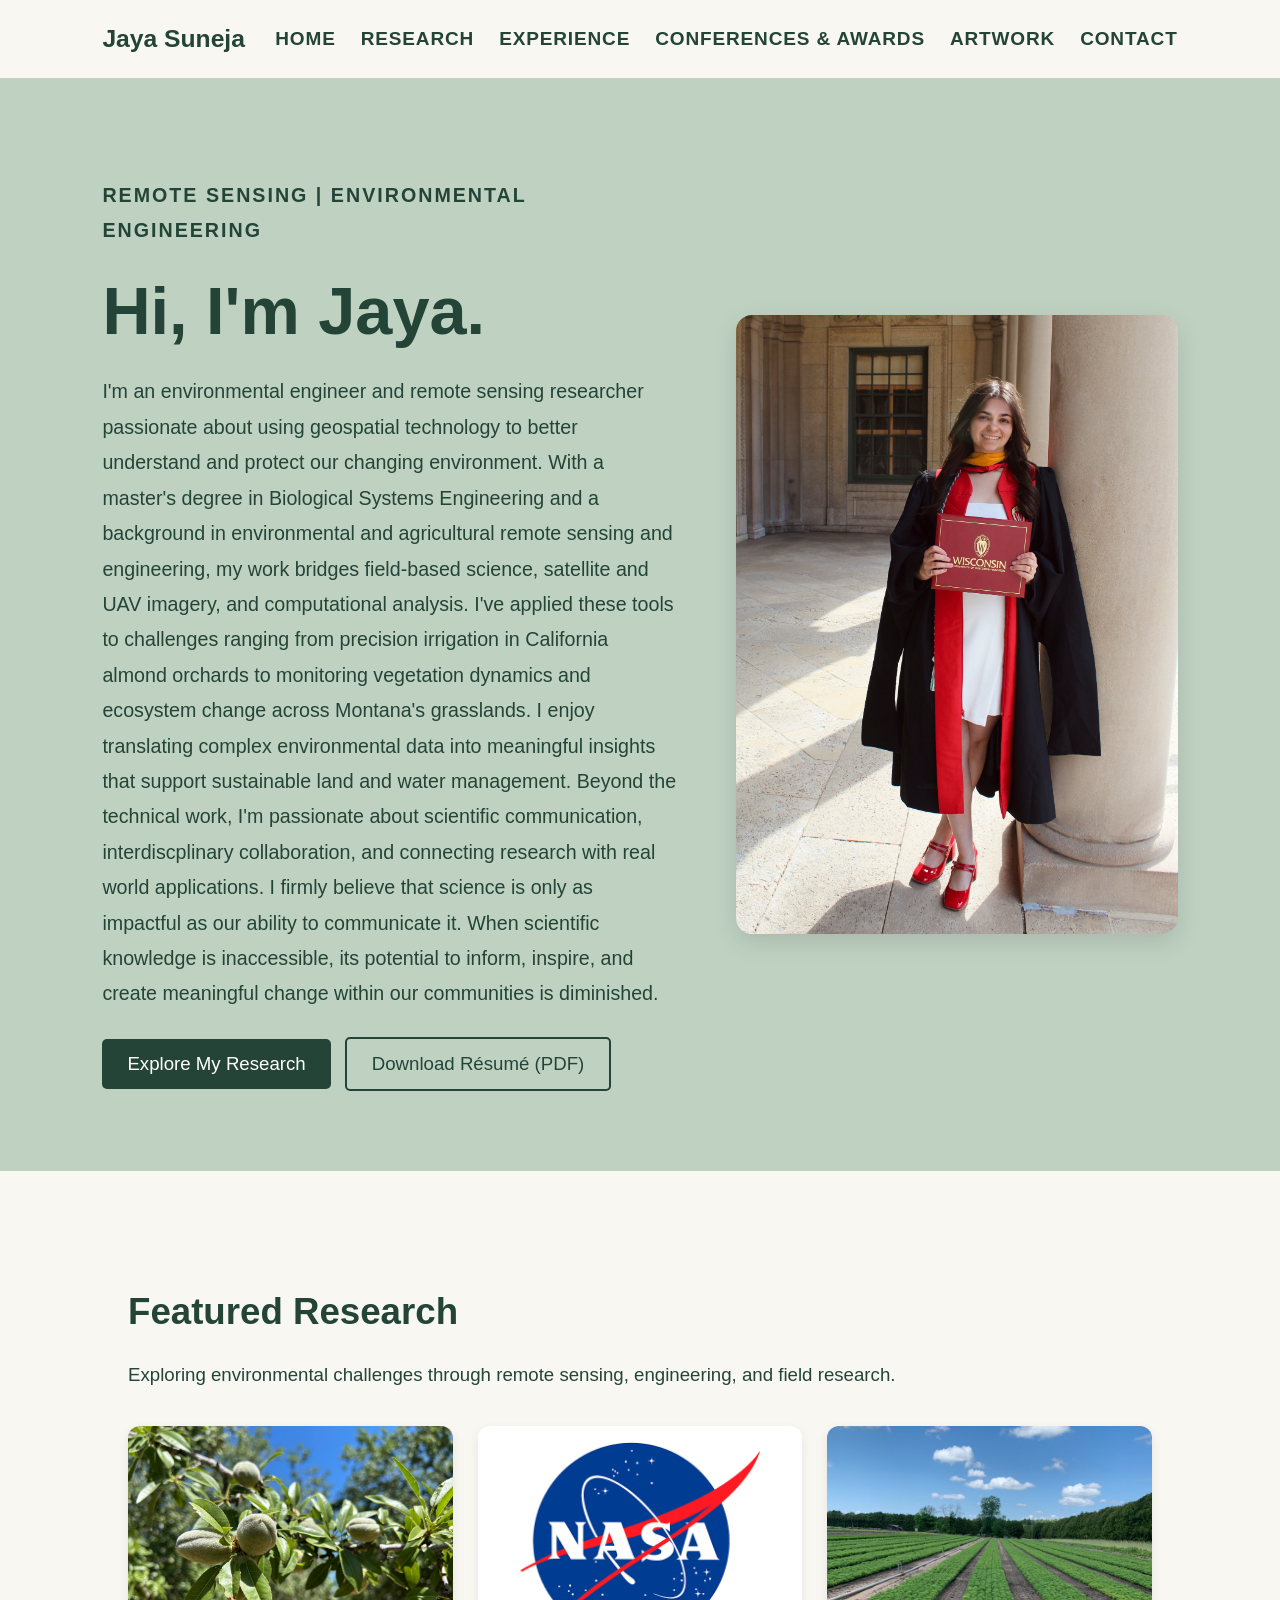
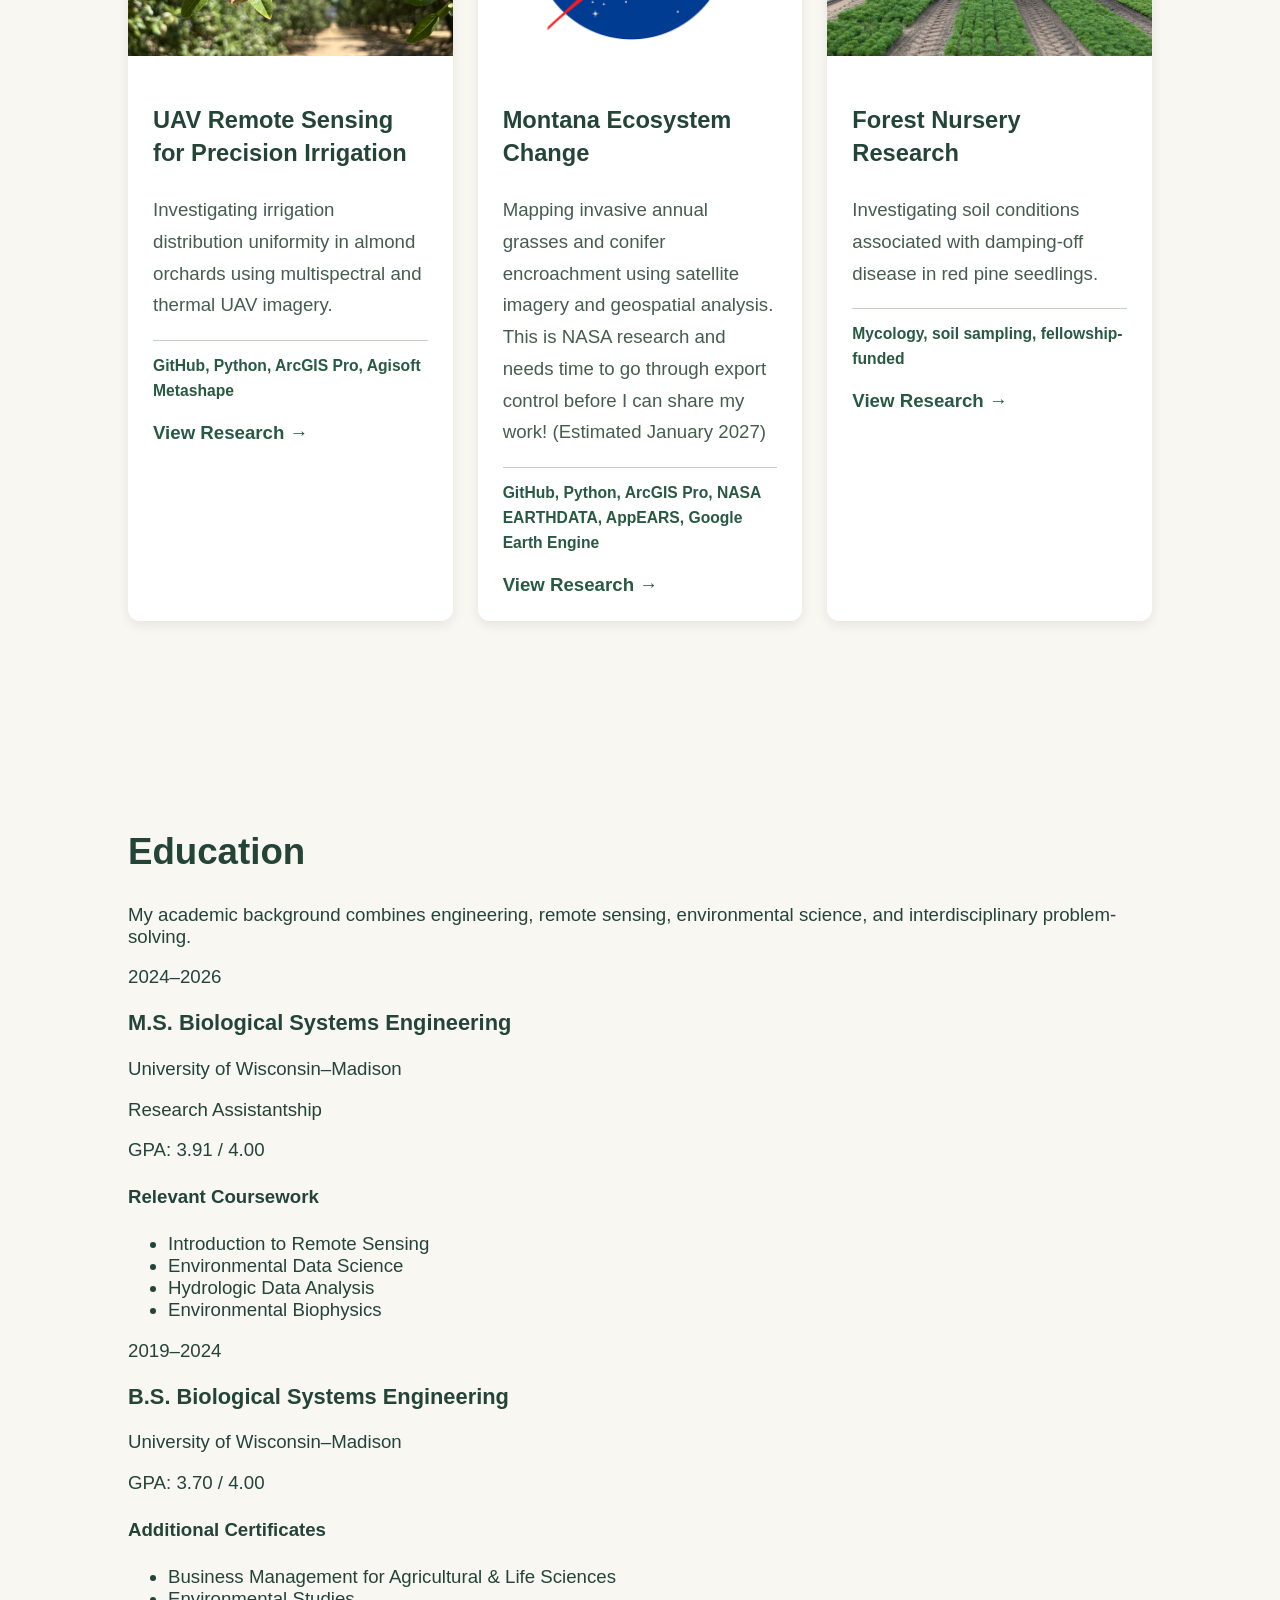
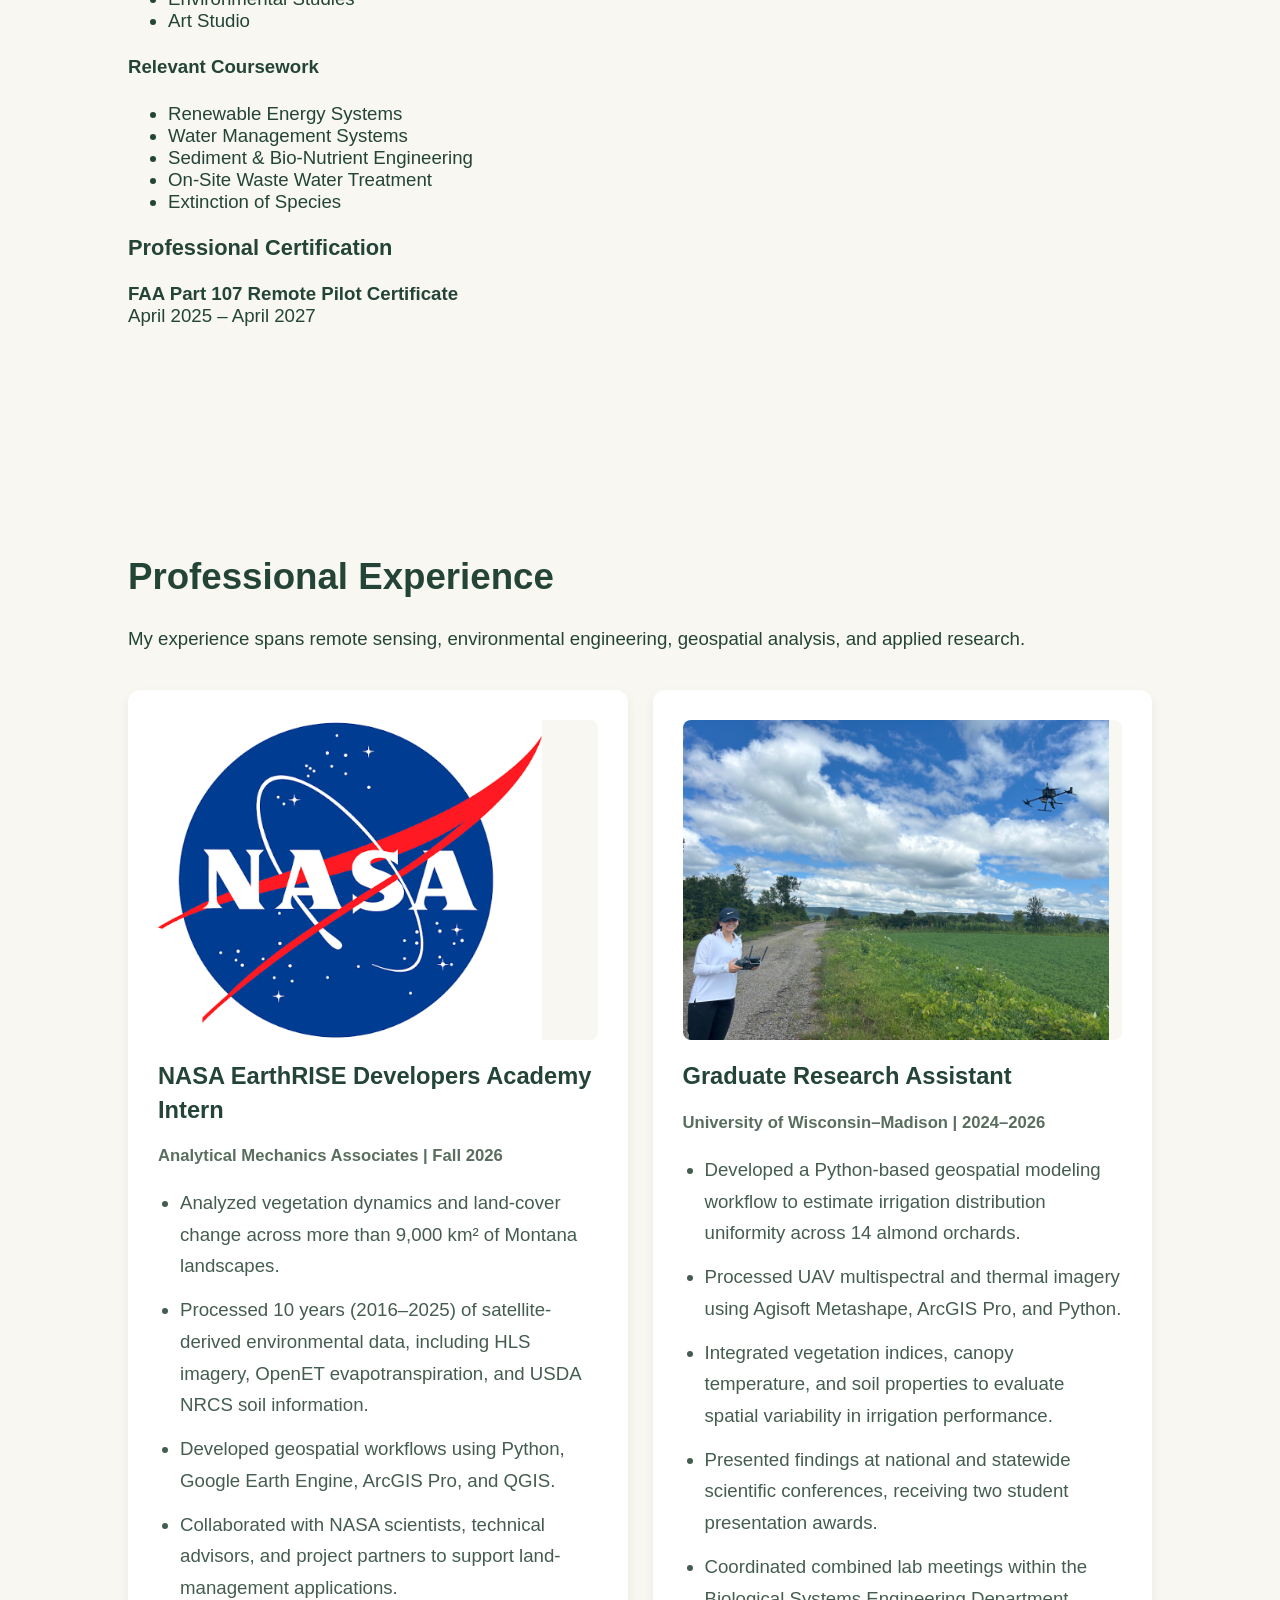
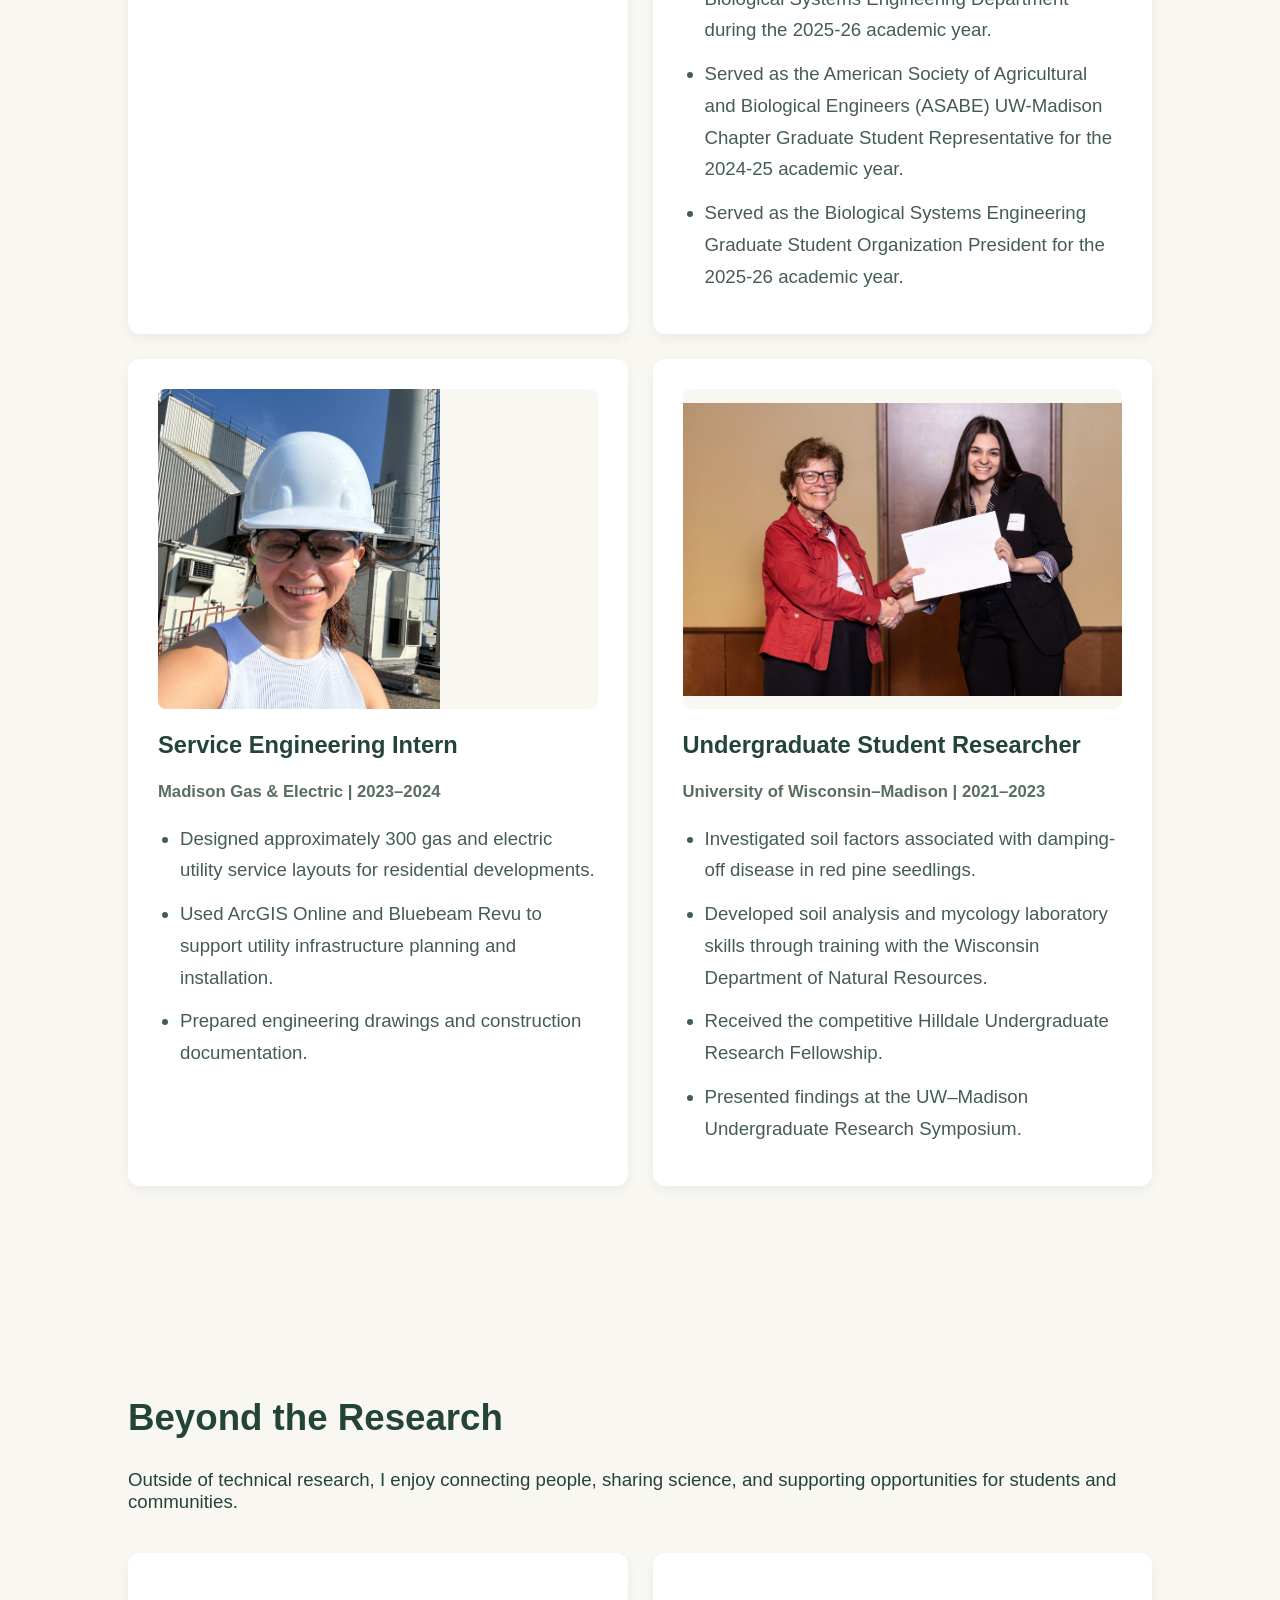
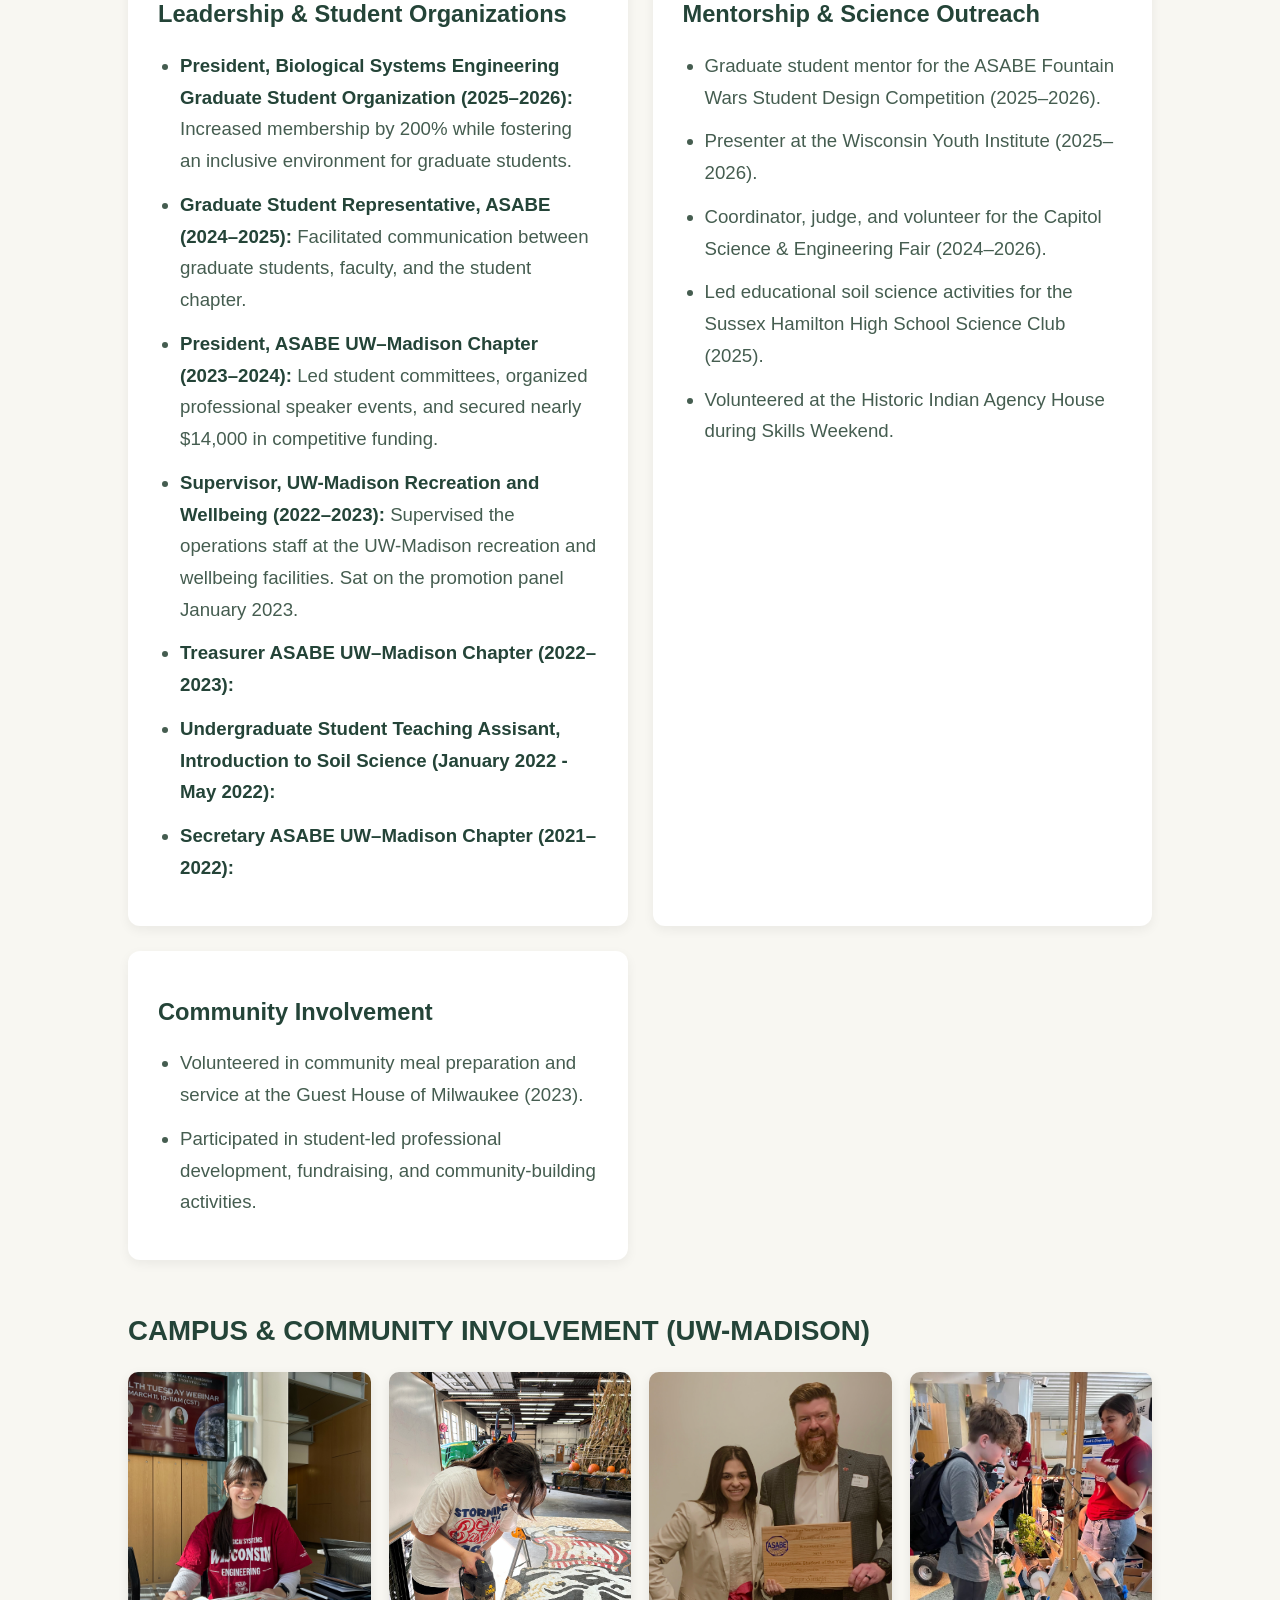
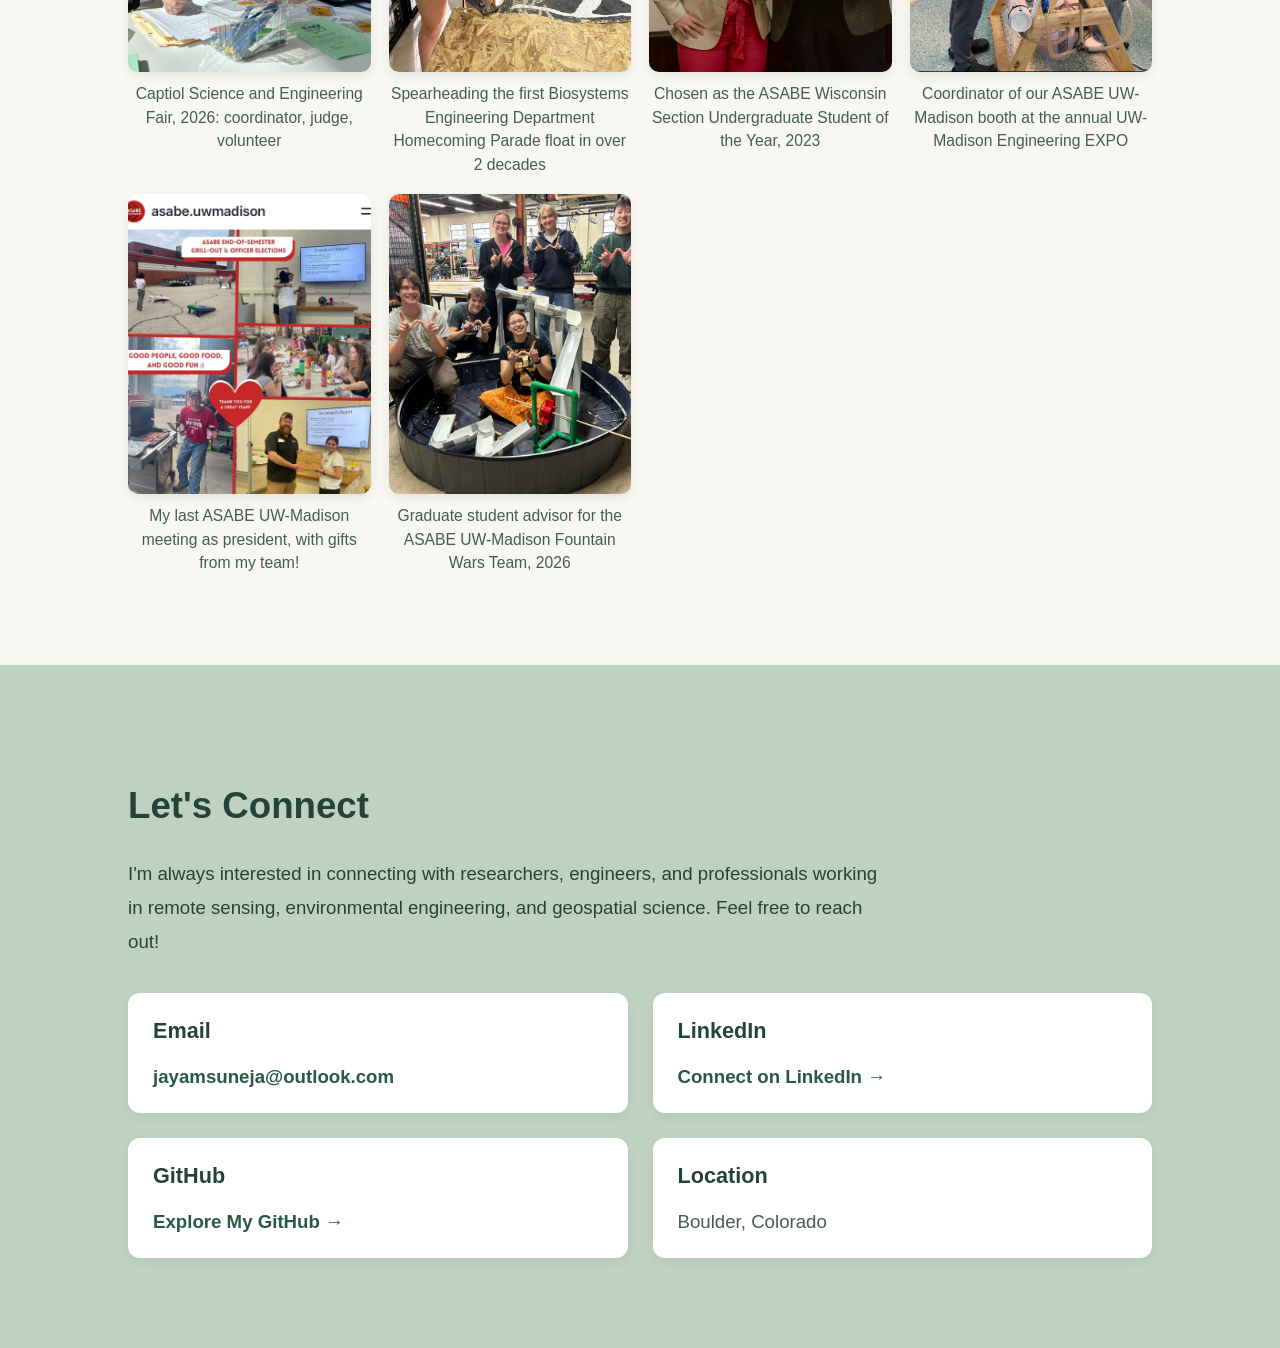
<file: index.html>
<!DOCTYPE html>
<html lang="en">

<head>
  <meta charset="UTF-8">
  <meta name="viewport" content="width=device-width, initial-scale=1.0">
  <title>Jaya Suneja | Portfolio</title>
  <link rel="stylesheet" href="style.css">
</head>

<body>

  <!-- ================================= -->
  <!-- NAVIGATION -->
  <!-- ================================= -->

  <nav>
    <div class="logo">Jaya Suneja</div>

    <div class="nav-links">
      <a href="#home">Home</a>
      <a href="#research">Research</a>
      <a href="#experience">Experience</a>
      <a href="conferences.html">Conferences & Awards</a>
      <a href="artwork.html">Artwork</a>
      <a href="#contact">Contact</a>
    </div>
  </nav>


  <!-- ================================= -->
  <!-- HOMEPAGE INTRODUCTION -->
  <!-- ================================= -->

  <section id="home" class="hero">

    <div class="hero-container">

      <div class="hero-content">

        <p class="eyebrow">
          REMOTE SENSING | ENVIRONMENTAL ENGINEERING
        </p>

        <h1>Hi, I'm Jaya.</h1>

        <p>
          I'm an environmental engineer and remote sensing researcher passionate about using geospatial technology to
          better understand and protect our changing environment.

          With a master's degree in Biological Systems Engineering and a background in environmental and agricultural
          remote sensing and engineering, my work bridges field-based science, satellite and UAV imagery, and computational
          analysis. I've applied these tools to challenges ranging from precision irrigation in California almond orchards
          to monitoring vegetation dynamics and ecosystem change across Montana's grasslands.

          I enjoy translating complex environmental data into meaningful insights that support sustainable land and water
          management. Beyond the technical work, I'm passionate about scientific communication, interdiscplinary collaboration,
          and connecting research with real world applications. I firmly believe that science is only as impactful as our
          ability to communicate it. When scientific knowledge is inaccessible, its potential to inform, inspire, and create
          meaningful change within our communities is diminished.
        </p>

        <div class="hero-actions">
          <a href="#research" class="button">
            Explore My Research
          </a>
          <a href="Suneja_Resume_2026.pdf" class="button button-outline" download="Suneja_Resume_2026.pdf" type="application/pdf">
            Download Résumé (PDF)
          </a>
        </div>

      </div>

      <!-- Your photograph -->
      <div class="hero-photo">
        <img
          src="images/profile-photo.JPEG"
          alt="Portrait of Jaya Suneja"
        >
      </div>

    </div>

  </section>


  <!-- ================================= -->
  <!-- FEATURED RESEARCH -->
  <!-- ================================= -->

  <section id="research">

    <h2>Featured Research</h2>

    <p>
      Exploring environmental challenges through
      remote sensing, engineering, and field research.
    </p>

    <div class="project-grid">

      <!-- MASTER'S RESEARCH -->

      <article class="project-card">

        <img
          src="images/almond-irrigation/almonds.jpeg"
          alt="GNSS fieldwork during UAV irrigation research"
          class="project-image"
          loading="lazy"
        >

        <div class="project-info">

          <h3>UAV Remote Sensing for Precision Irrigation</h3>

          <p>
            Investigating irrigation distribution
            uniformity in almond orchards using
            multispectral and thermal UAV imagery.
          </p>

          <p class="project-tools">GitHub, Python, ArcGIS Pro, Agisoft Metashape</p>

          <a href="almond-irrigation.html">
            View Research →
          </a>

        </div>
      </article>


      <!-- MONTANA ECOSYSTEM RESEARCH -->

      <article class="project-card">

        <img
          src="images/professional_experience/nasa_logo.png"
          alt="NASA logo representing EarthRISE ecosystem monitoring research"
          class="project-image"
          loading="lazy"
        >

        <div class="project-info">

          <h3>Montana Ecosystem Change</h3>

          <p>
            Mapping invasive annual grasses and
            conifer encroachment using satellite
            imagery and geospatial analysis. This
            is NASA research and needs time
            to go through export control before
            I can share my work!
            (Estimated January 2027)
          </p>

          <p class="project-tools">GitHub, Python, ArcGIS Pro, NASA EARTHDATA, AppEARS, Google Earth Engine</p>

          <a href="https://github.com/jayasuneja">
            View Research →
          </a>

        </div>
      </article>


      <!-- FOREST NURSERY RESEARCH -->

      <article class="project-card">

        <img
          src="images/forest-nursery/wsn.jpeg"
          alt="Rows of red pine seedlings at Wilson State Nursery in Wisconsin"
          class="project-image"
          loading="lazy"
        >

        <div class="project-info">

          <h3>Forest Nursery Research</h3>

          <p>
            Investigating soil conditions associated
            with damping-off disease in red pine
            seedlings.
          </p>

          <p class="project-tools">Mycology, soil sampling, fellowship-funded</p>

          <a href="forest-nursery.html">
            View Research →
          </a>

        </div>
      </article>

    </div>
  </section>


<!-- ================================= -->
<!-- EDUCATION -->
<!-- ================================= -->

<section id="education">

  <h2>Education</h2>

  <p>
    My academic background combines engineering,
    remote sensing, environmental science,
    and interdisciplinary problem-solving.
  </p>

  <div class="education-grid">

    <!-- MASTER'S DEGREE -->

    <article class="education-card">

      <span class="education-year">
        2024–2026
      </span>

      <h3>
        M.S. Biological Systems Engineering
      </h3>

      <p class="education-university">
        University of Wisconsin–Madison
      </p>

      <p class="education-detail">
        Research Assistantship
      </p>

      <p class="education-gpa">
        GPA: 3.91 / 4.00
      </p>

      <h4>Relevant Coursework</h4>

      <ul>
        <li>Introduction to Remote Sensing</li>
        <li>Environmental Data Science</li>
        <li>Hydrologic Data Analysis</li>
        <li>Environmental Biophysics</li>
      </ul>

    </article>


    <!-- BACHELOR'S DEGREE -->

    <article class="education-card">

      <span class="education-year">
        2019–2024
      </span>

      <h3>
        B.S. Biological Systems Engineering
      </h3>

      <p class="education-university">
        University of Wisconsin–Madison
      </p>

      <p class="education-gpa">
        GPA: 3.70 / 4.00
      </p>

      <h4>Additional Certificates</h4>

      <ul>
        <li>
          Business Management for
          Agricultural & Life Sciences
        </li>
        <li>Environmental Studies</li>
        <li>Art Studio</li>
      </ul>

      <h4>Relevant Coursework</h4>

      <ul>
        <li>Renewable Energy Systems</li>
        <li>Water Management Systems</li>
        <li>Sediment & Bio-Nutrient Engineering</li>
        <li>On-Site Waste Water Treatment</li>
        <li>Extinction of Species</li>
      </ul>

    </article>

  </div>


  <!-- PROFESSIONAL CERTIFICATION -->

  <div class="education-certification">

    <h3>Professional Certification</h3>

    <p>
      <strong>FAA Part 107 Remote Pilot Certificate</strong>
      <br>
      April 2025 – April 2027
    </p>

  </div>

</section>

  <!-- ================================= -->
  <!-- PROFESSIONAL EXPERIENCE -->
  <!-- ================================= -->

  <section id="experience">

    <h2>Professional Experience</h2>

    <p>
      My experience spans remote sensing,
      environmental engineering, geospatial
      analysis, and applied research.
    </p>

    <div class="experience-grid">

      <!-- NASA EARTHRISE -->

      <article class="experience-card">

        <img
          src="images/professional_experience/nasa_logo.png"
          alt="NASA logo representing EarthRISE research"
          class="experience-image"
          loading="lazy"
        >

        <h3>NASA EarthRISE Developers Academy Intern</h3>

        <p class="experience-meta">
          Analytical Mechanics Associates | Fall 2026
        </p>

        <ul>
          <li>
            Analyzed vegetation dynamics and
            land-cover change across more than
            9,000 km² of Montana landscapes.
          </li>

          <li>
            Processed 10 years (2016–2025) of
            satellite-derived environmental data,
            including HLS imagery, OpenET
            evapotranspiration, and USDA NRCS
            soil information.
          </li>

          <li>
            Developed geospatial workflows using
            Python, Google Earth Engine, ArcGIS Pro,
            and QGIS.
          </li>

          <li>
            Collaborated with NASA scientists,
            technical advisors, and project
            partners to support land-management
            applications.
          </li>
        </ul>

      </article>


      <!-- GRADUATE RESEARCH -->

      <article class="experience-card">

        <img
          src="images/professional_experience/graduate_research.jpeg"
          alt="Graduate research in UAV remote sensing"
          class="experience-image"
          loading="lazy"
        >

        <h3>Graduate Research Assistant</h3>

        <p class="experience-meta">
          University of Wisconsin–Madison | 2024–2026
        </p>

        <ul>
          <li>
            Developed a Python-based geospatial
            modeling workflow to estimate irrigation
            distribution uniformity across
            14 almond orchards.
          </li>

          <li>
            Processed UAV multispectral and thermal
            imagery using Agisoft Metashape,
            ArcGIS Pro, and Python.
          </li>

          <li>
            Integrated vegetation indices,
            canopy temperature, and soil
            properties to evaluate spatial
            variability in irrigation performance.
          </li>

          <li>
            Presented findings at national
            and statewide scientific conferences,
            receiving two student presentation
            awards.
          </li>

          <li>
            Coordinated combined lab meetings within
            the Biological Systems Engineering Department
            during the 2025-26 academic year.
          </li>

           <li>
            Served as the American Society of Agricultural
            and Biological Engineers (ASABE) UW-Madison Chapter 
            Graduate Student Representative for the 2024-25
            academic year.
          </li>

          <li>
            Served as the Biological Systems Engineering
            Graduate Student Organization President for 
            the 2025-26 academic year.
          </li>
        </ul>

      </article>


      <!-- MADISON GAS & ELECTRIC -->

      <article class="experience-card">

        <img
          src="images/professional_experience/mge.jpeg"
          alt="Madison Gas and Electric engineering"
          class="experience-image"
          loading="lazy"
        >

        <h3>Service Engineering Intern</h3>

        <p class="experience-meta">
          Madison Gas & Electric | 2023–2024
        </p>

        <ul>
          <li>
            Designed approximately 300 gas and
            electric utility service layouts
            for residential developments.
          </li>

          <li>
            Used ArcGIS Online and Bluebeam Revu
            to support utility infrastructure
            planning and installation.
          </li>

          <li>
            Prepared engineering drawings and
            construction documentation.
          </li>
        </ul>

      </article>


      <!-- UNDERGRADUATE RESEARCH -->

      <article class="experience-card">

        <img
          src="images/professional_experience/undergrad_research.JPG"
          alt="Undergraduate forest nursery research"
          class="experience-image"
          loading="lazy"
        >

        <h3>Undergraduate Student Researcher</h3>

        <p class="experience-meta">
          University of Wisconsin–Madison | 2021–2023
        </p>

        <ul>
          <li>
            Investigated soil factors associated
            with damping-off disease in
            red pine seedlings.
          </li>

          <li>
            Developed soil analysis and mycology
            laboratory skills through training
            with the Wisconsin Department of
            Natural Resources.
          </li>

          <li>
            Received the competitive Hilldale
            Undergraduate Research Fellowship.
          </li>

          <li>
            Presented findings at the UW–Madison
            Undergraduate Research Symposium.
          </li>
        </ul>

      </article>

    </div>
  </section>


  <!-- ================================= -->
  <!-- BEYOND THE RESEARCH -->
  <!-- ================================= -->

  <section id="about">

    <h2>Beyond the Research</h2>

    <p>
      Outside of technical research,
      I enjoy connecting people, sharing
      science, and supporting opportunities
      for students and communities.
    </p>

    <div class="experience-grid">

      <!-- LEADERSHIP -->

      <article class="experience-card">

        <h3>Leadership & Student Organizations</h3>

        <ul>
          <li>
            <strong>
              President, Biological Systems Engineering
              Graduate Student Organization (2025–2026):
            </strong>
            Increased membership by 200% while
            fostering an inclusive environment
            for graduate students.
          </li>

          <li>
            <strong>
              Graduate Student Representative,
              ASABE (2024–2025):
            </strong>
            Facilitated communication between
            graduate students, faculty,
            and the student chapter.
          </li>
        
          <li>
            <strong>
              President, ASABE UW–Madison Chapter
              (2023–2024):
            </strong>
            Led student committees, organized
            professional speaker events, and secured
            nearly $14,000 in competitive funding.
          </li>

          <li>
            <strong>
              Supervisor, UW-Madison Recreation and Wellbeing
              (2022–2023):
            </strong>
            Supervised the operations staff at the UW-Madison 
            recreation and wellbeing facilities. Sat on the 
            promotion panel January 2023.
          </li>
        
          <li>
            <strong>
              Treasurer ASABE UW–Madison Chapter
              (2022–2023):
            </strong>
          </li>

          <li>
            <strong>
              Undergraduate Student Teaching Assisant, Introduction to Soil Science
              (January 2022 - May 2022):
            </strong>
          </li>

          <li>
            <strong>
              Secretary ASABE UW–Madison Chapter
              (2021–2022):
            </strong>
          </li>
        </ul>
        
      </article>


      <!-- MENTORSHIP AND OUTREACH -->

      <article class="experience-card">

        <h3>Mentorship & Science Outreach</h3>

        <ul>
          <li>
            Graduate student mentor for the
            ASABE Fountain Wars Student
            Design Competition (2025–2026).
          </li>

          <li>
            Presenter at the Wisconsin
            Youth Institute (2025–2026).
          </li>

          <li>
            Coordinator, judge, and volunteer
            for the Capitol Science &
            Engineering Fair (2024–2026).
          </li>

          <li>
            Led educational soil science
            activities for the Sussex Hamilton
            High School Science Club (2025).
          </li>

          <li>
            Volunteered at the Historic Indian
            Agency House during Skills Weekend.
          </li>
        </ul>

      </article>


      <!-- COMMUNITY INVOLVEMENT -->

      <article class="experience-card">

        <h3>Community Involvement</h3>

        <ul>
          <li>
            Volunteered in community meal
            preparation and service at
            the Guest House of Milwaukee (2023).
          </li>

          <li>
            Participated in student-led
            professional development,
            fundraising, and community-building
            activities.
          </li>
        </ul>

      </article>

    </div>


    <!-- ================================= -->
    <!-- BEYOND WORK PHOTO COLLAGE -->
    <!-- ================================= -->

    <div class="beyond-photo-section">

      <h3>CAMPUS & COMMUNITY INVOLVEMENT (UW-MADISON)</h3>

      <div class="beyond-photo-grid">

        <!-- PHOTO 1 -->
        <figure class="beyond-photo">
          <img
            src="images/leadership/CSEF.jpeg"
            alt="Captiol Science and Engineering Fair, 2026"
            loading="lazy"
          >
          <figcaption>
            Captiol Science and Engineering Fair, 2026: coordinator, judge, volunteer
          </figcaption>
        </figure>

        <!-- PHOTO 2 -->
        <figure class="beyond-photo">
          <img
            src="images/leadership/hoco_bucky.jpeg"
            alt="Spearheading the first Biosystems Engineering Department Homecoming Parade Float in over 2 decades"
            loading="lazy"
          >
          <figcaption>
            Spearheading the first Biosystems Engineering Department Homecoming Parade float in over 2 decades
          </figcaption>
        </figure>

        <!-- PHOTO 3 -->
        <figure class="beyond-photo">
          <img
            src="images/leadership/asabe_studentoftheyear_2023.jpg"
            alt="Chosen as the ASABE Wisconsin Section Undergraduate Student of the Year, 2023"
            loading="lazy"
          >
          <figcaption>
            Chosen as the ASABE Wisconsin Section Undergraduate Student of the Year, 2023
          </figcaption>
        </figure>

        <!-- PHOTO 4 -->
        <figure class="beyond-photo">
          <img
            src="images/leadership/eng_expo_2024.jpg"
            alt="Coordinator of our ASABE UW-Madison booth at the annual UW-Madison Engineering EXPO"
            loading="lazy"
          >
          <figcaption>
            Coordinator of our ASABE UW-Madison booth at the annual UW-Madison Engineering EXPO
          </figcaption>
        </figure>

        <!-- PHOTO 5 -->
        <figure class="beyond-photo">
          <img
            src="images/leadership/asabe_endofyear.jpg"
            alt="My last ASABE UW-Madison meeting as president, with gifts from my team!"
            loading="lazy"
          >
          <figcaption>
            My last ASABE UW-Madison meeting as president, with gifts from my team!
          </figcaption>
        </figure>

        <!-- PHOTO 6 -->
        <figure class="beyond-photo">
          <img
            src="images/leadership/fountain_wars.JPG"
            alt="Graduate student advisor for the ASABE UW-Madison Fountain Wars Team, 2026"
            loading="lazy"
          >
          <figcaption>
            Graduate student advisor for the ASABE UW-Madison Fountain Wars Team, 2026
          </figcaption>
        </figure>

      </div>
    </div>

  </section>


  <!-- ================================= -->
  <!-- CONTACT SECTION -->
  <!-- ================================= -->

  <section id="contact">

    <h2>Let's Connect</h2>

    <p>
      I'm always interested in connecting with
      researchers, engineers, and professionals
      working in remote sensing, environmental
      engineering, and geospatial science.
      Feel free to reach out!
    </p>

    <div class="contact-container">

      <!-- EMAIL -->
      <div class="contact-item">
        <h3>Email</h3>

        <a href="mailto:jayasuneja@outlook.com">
          jayamsuneja@outlook.com
        </a>
      </div>

      <!-- LINKEDIN -->
      <div class="contact-item">
        <h3>LinkedIn</h3>

        <a
          href="https://www.linkedin.com/in/jaya-suneja-2425761b7"
          target="_blank"
          rel="noopener noreferrer"
        >
          Connect on LinkedIn →
        </a>
      </div>

      <!-- GITHUB -->
      <div class="contact-item">
        <h3>GitHub</h3>

        <a
          href="https://github.com/jayasuneja"
          target="_blank"
          rel="noopener noreferrer"
        >
          Explore My GitHub →
        </a>
      </div>

      <!-- LOCATION -->
      <div class="contact-item">
        <h3>Location</h3>
        <p>Boulder, Colorado</p>
      </div>

    </div>

  </section>

</body>
</html>
</file>
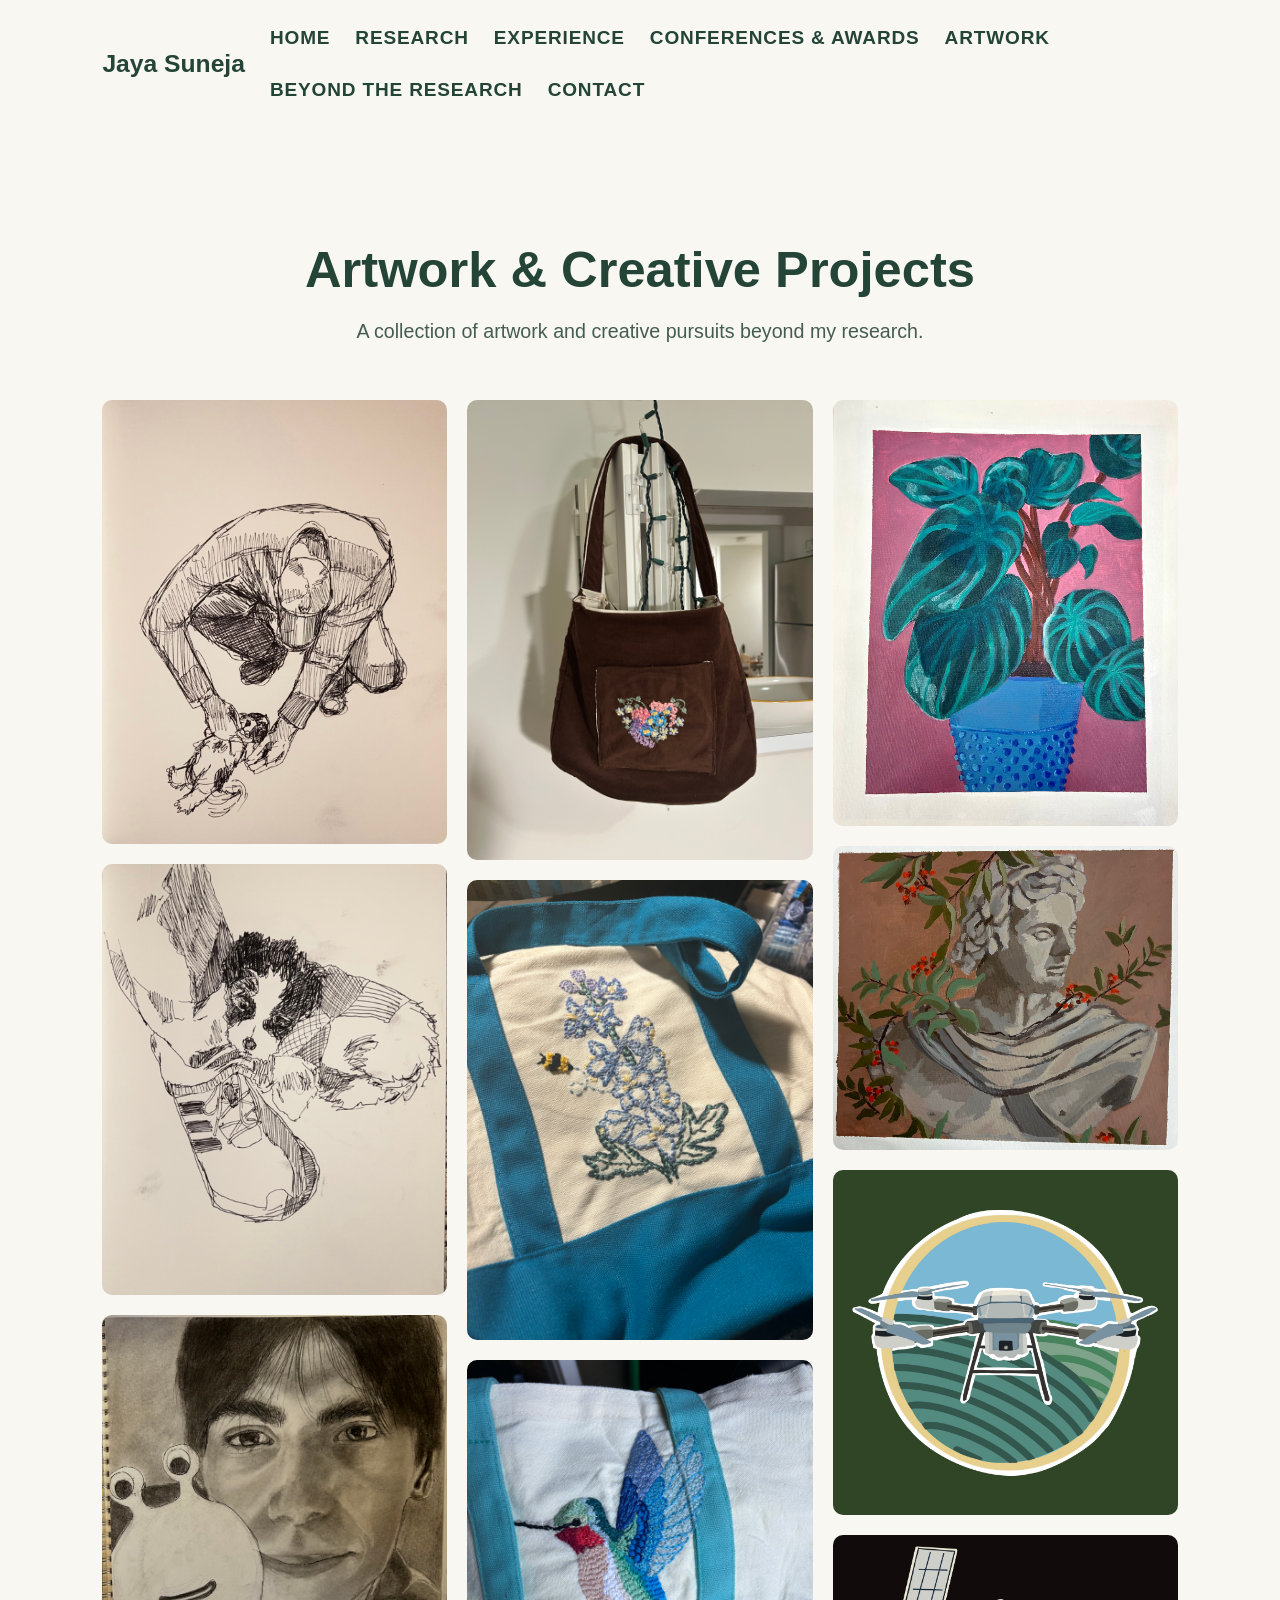
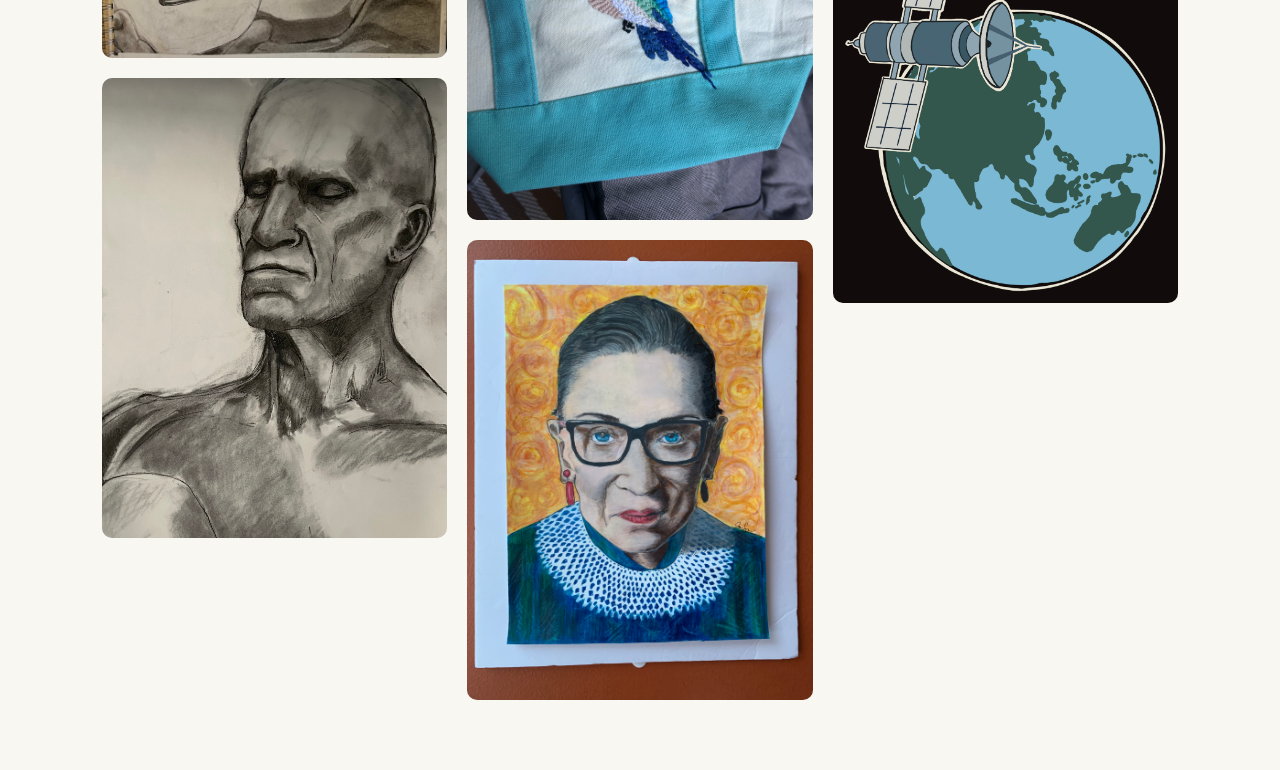
<file: artwork.html>
<!DOCTYPE html>
<html lang="en">

<head>
  <meta charset="UTF-8">
  <meta name="viewport"
        content="width=device-width, initial-scale=1.0">

  <title>Artwork | Jaya Suneja</title>

  <link rel="stylesheet" href="style.css">
</head>

<body>

<!-- ================================= -->
<!-- NAVIGATION -->
<!-- ================================= -->

<nav>
  <div class="logo">Jaya Suneja</div>

  <div class="nav-links">
    <a href="index.html#home">Home</a>
    <a href="index.html#research">Research</a>
    <a href="index.html#experience">Experience</a>
    <a href="conferences.html">Conferences & Awards</a>
    <a href="artwork.html">Artwork</a>
    <a href="index.html#about">Beyond the Research</a>
    <a href="index.html#contact">Contact</a>
  </div>
</nav>


  <!-- ================================= -->
  <!-- ARTWORK PAGE -->
  <!-- ================================= -->

  <main>

    <section class="artwork-page">

      <div class="artwork-intro">

        <h1>Artwork & Creative Projects</h1>

        <p>
          A collection of artwork and creative pursuits 
          beyond my research.
        </p>

      </div>


      <!-- ARTWORK COLLAGE -->

      <div class="artwork-gallery">

        <!-- ARTWORK 1 -->

        <figure class="artwork-item" tabindex="0">
          <img
            src="images/artwork/artwork_01.jpg"
            alt="Taking a puppy break."
            loading="lazy"
          >

          <figcaption class="artwork-caption">
            <h3>Taking a puppy break.</h3>
            <p>Pen | 2022</p>
          </figcaption>
        </figure>


        <!-- ARTWORK 2 -->

        <figure class="artwork-item" tabindex="0">
          <img
            src="images/artwork/artwork_02.jpg"
            alt="A puppy disccovering shoelaces."
            loading="lazy"
          >

          <figcaption class="artwork-caption">
            <h3>A puppy disccovering shoelaces.</h3>
            <p>Pen | 2022</p>
          </figcaption>
        </figure>


        <!-- ARTWORK 3 -->

        <figure class="artwork-item" tabindex="0">
          <img
            src="images/artwork/artwork_03.jpeg"
            alt="A portrait in charcoal."
            loading="lazy"
          >

          <figcaption class="artwork-caption">
            <h3>A portrait in charcoal.</h3>
            <p>Charcoal drawing | 2022</p>
          </figcaption>
        </figure>


        <!-- ARTWORK 4 -->

        <figure class="artwork-item" tabindex="0">
          <img
            src="images/artwork/artwork_04.jpeg"
            alt="A portrait in charcoal #2."
            loading="lazy"
          >

          <figcaption class="artwork-caption">
            <h3>A portrait in charcoal #2.</h3>
            <p>Charcoal drawing | 2023</p>
          </figcaption>
        </figure>


        <!-- ARTWORK 5 -->

        <figure class="artwork-item" tabindex="0">
          <img
            src="images/artwork/artwork_05.JPG"
            alt="The first bag I ever sewed & custom embroidery."
            loading="lazy"
          >

          <figcaption class="artwork-caption">
            <h3>The first bag I ever sewed & custom embroidery.</h3>
            <p>Fabric & embroidery floss | 2025</p>
          </figcaption>
        </figure>


        <!-- ARTWORK 6 -->

        <figure class="artwork-item" tabindex="0">
          <img
            src="images/artwork/artwork_06.JPG"
            alt="Delphinium embroidery & a pollinating visitor."
            loading="lazy"
          >

          <figcaption class="artwork-caption">
            <h3>Delphinium embroidery & a pollinating visitor.</h3>
            <p>Embroidery floss | 2026</p>
          </figcaption>
        </figure>
        
        <!-- ARTWORK 7 -->

        <figure class="artwork-item" tabindex="0">
          <img
            src="images/artwork/artwork_07.JPG"
            alt="An emroidered hummingbird."
            loading="lazy"
          >

          <figcaption class="artwork-caption">
            <h3>An emroidered hummingbird.</h3>
            <p>Embroidery floss | 2026</p>
          </figcaption>
        </figure>

        <!-- ARTWORK 8 -->

        <figure class="artwork-item" tabindex="0">
          <img
            src="images/artwork/artwork_08.jpeg"
            alt="A portrait of the late Ruth Bader Ginsberg."
            loading="lazy"
          >

          <figcaption class="artwork-caption">
            <h3>A portrait of the late Ruth Bader Ginsberg.</h3>
            <p>Mixed media | 2020</p>
          </figcaption>
        </figure>

        <!-- ARTWORK 9 -->

        <figure class="artwork-item" tabindex="0">
          <img
            src="images/artwork/artwork_09.jpeg"
            alt="A cool-hue painting of a houseplant."
            loading="lazy"
          >

          <figcaption class="artwork-caption">
            <h3>A cool-hue painting of a houseplant.</h3>
            <p>Acrylic painting | 2024</p>
          </figcaption>
        </figure>

        <!-- ARTWORK 10 -->

        <figure class="artwork-item" tabindex="0">
          <img
            src="images/artwork/artwork_10.jpeg"
            alt="Roman statue bust in acrylic."
            loading="lazy"
          >

          <figcaption class="artwork-caption">
            <h3>Roman statue bust in acrylic.</h3>
            <p>Acrylic painting | 2024</p>
          </figcaption>
        </figure>

        <!-- ARTWORK 11 -->

        <figure class="artwork-item" tabindex="0">
          <img
            src="images/artwork/artwork_11.JPG"
            alt="UAS (drone) sticker made in Procreate."
            loading="lazy"
          >

          <figcaption class="artwork-caption">
            <h3>UAS (drone) sticker made in Procreate.</h3>
            <p>Procreate App | 2026</p>
          </figcaption>
        </figure>

        <!-- ARTWORK 12 -->

        <figure class="artwork-item" tabindex="0">
          <img
            src="images/artwork/artwork_12.JPG"
            alt="Satellite sticker made in Procreate."
            loading="lazy"
          >

          <figcaption class="artwork-caption">
            <h3>Satellite sticker made in Procreate.</h3>
            <p>Procreate App | 2026</p>
          </figcaption>
        </figure>
        
    </section>

  </main>

</body>
</html>
</file>
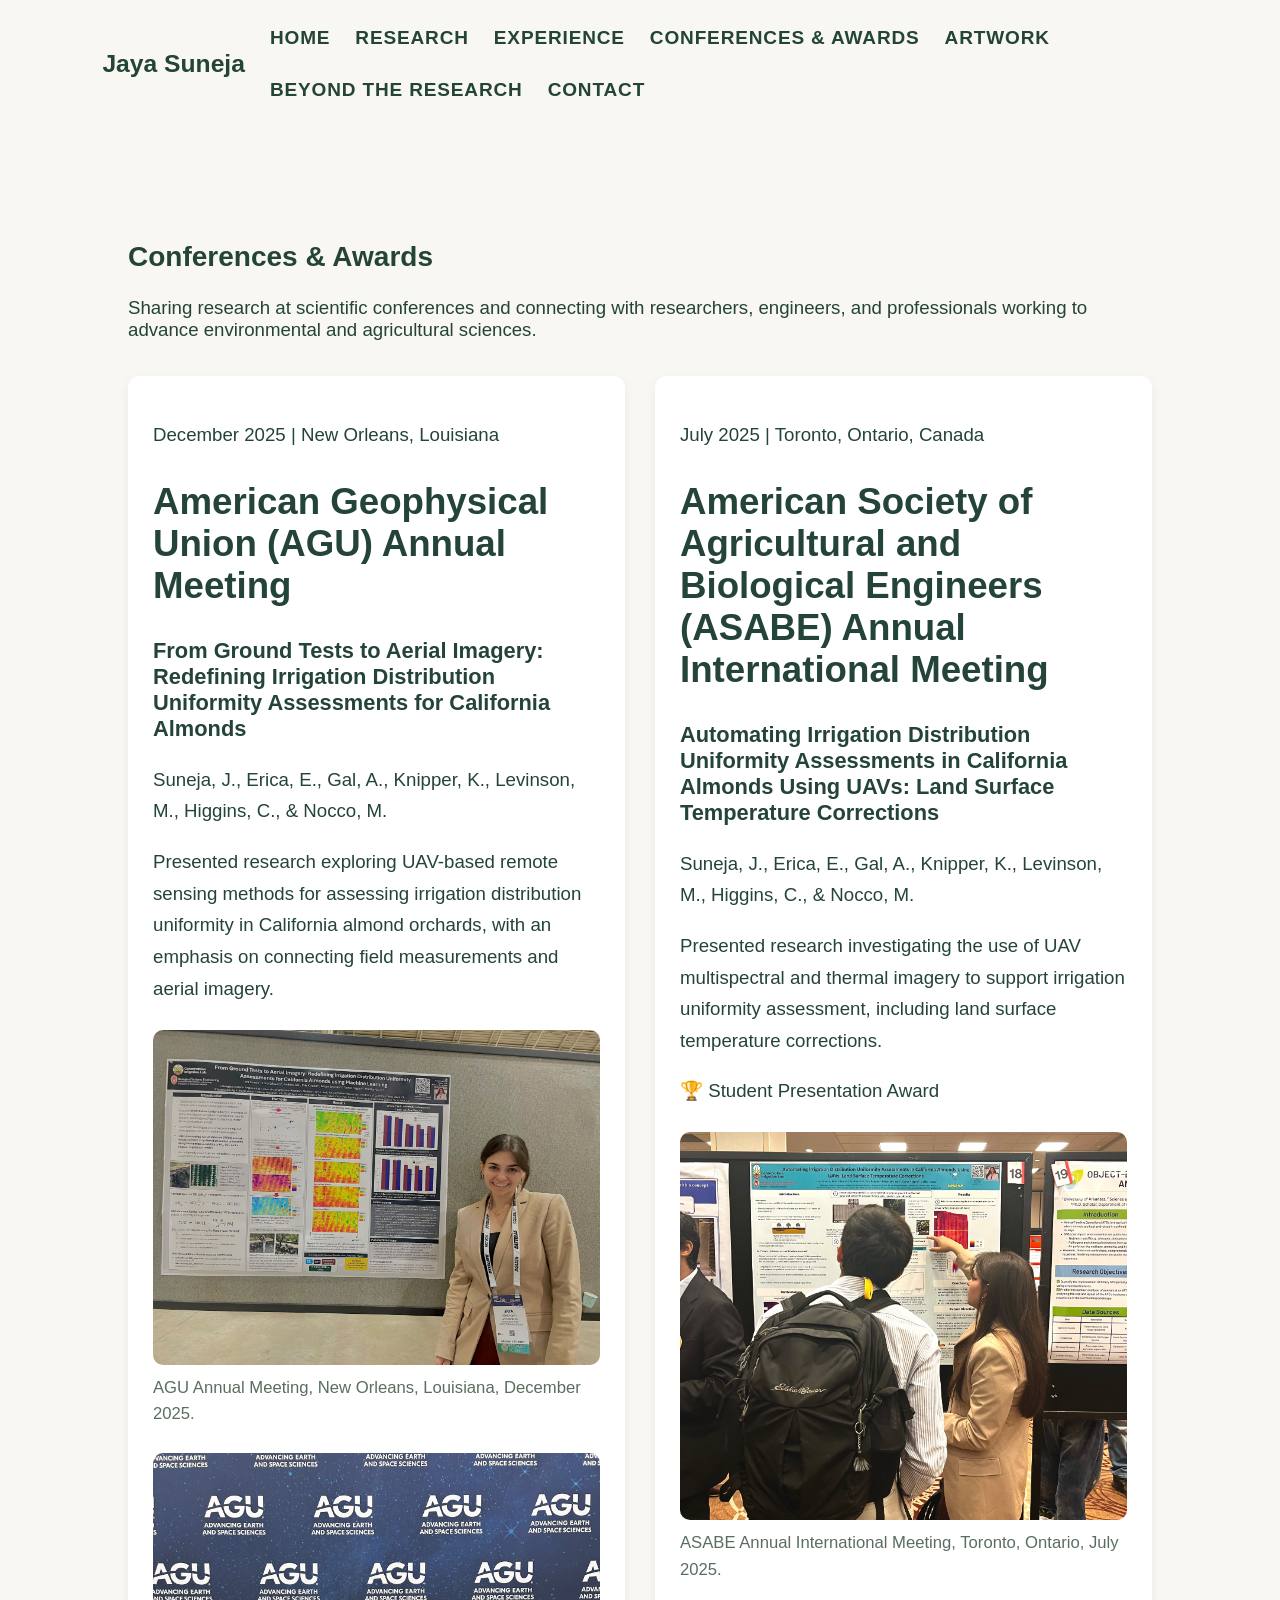
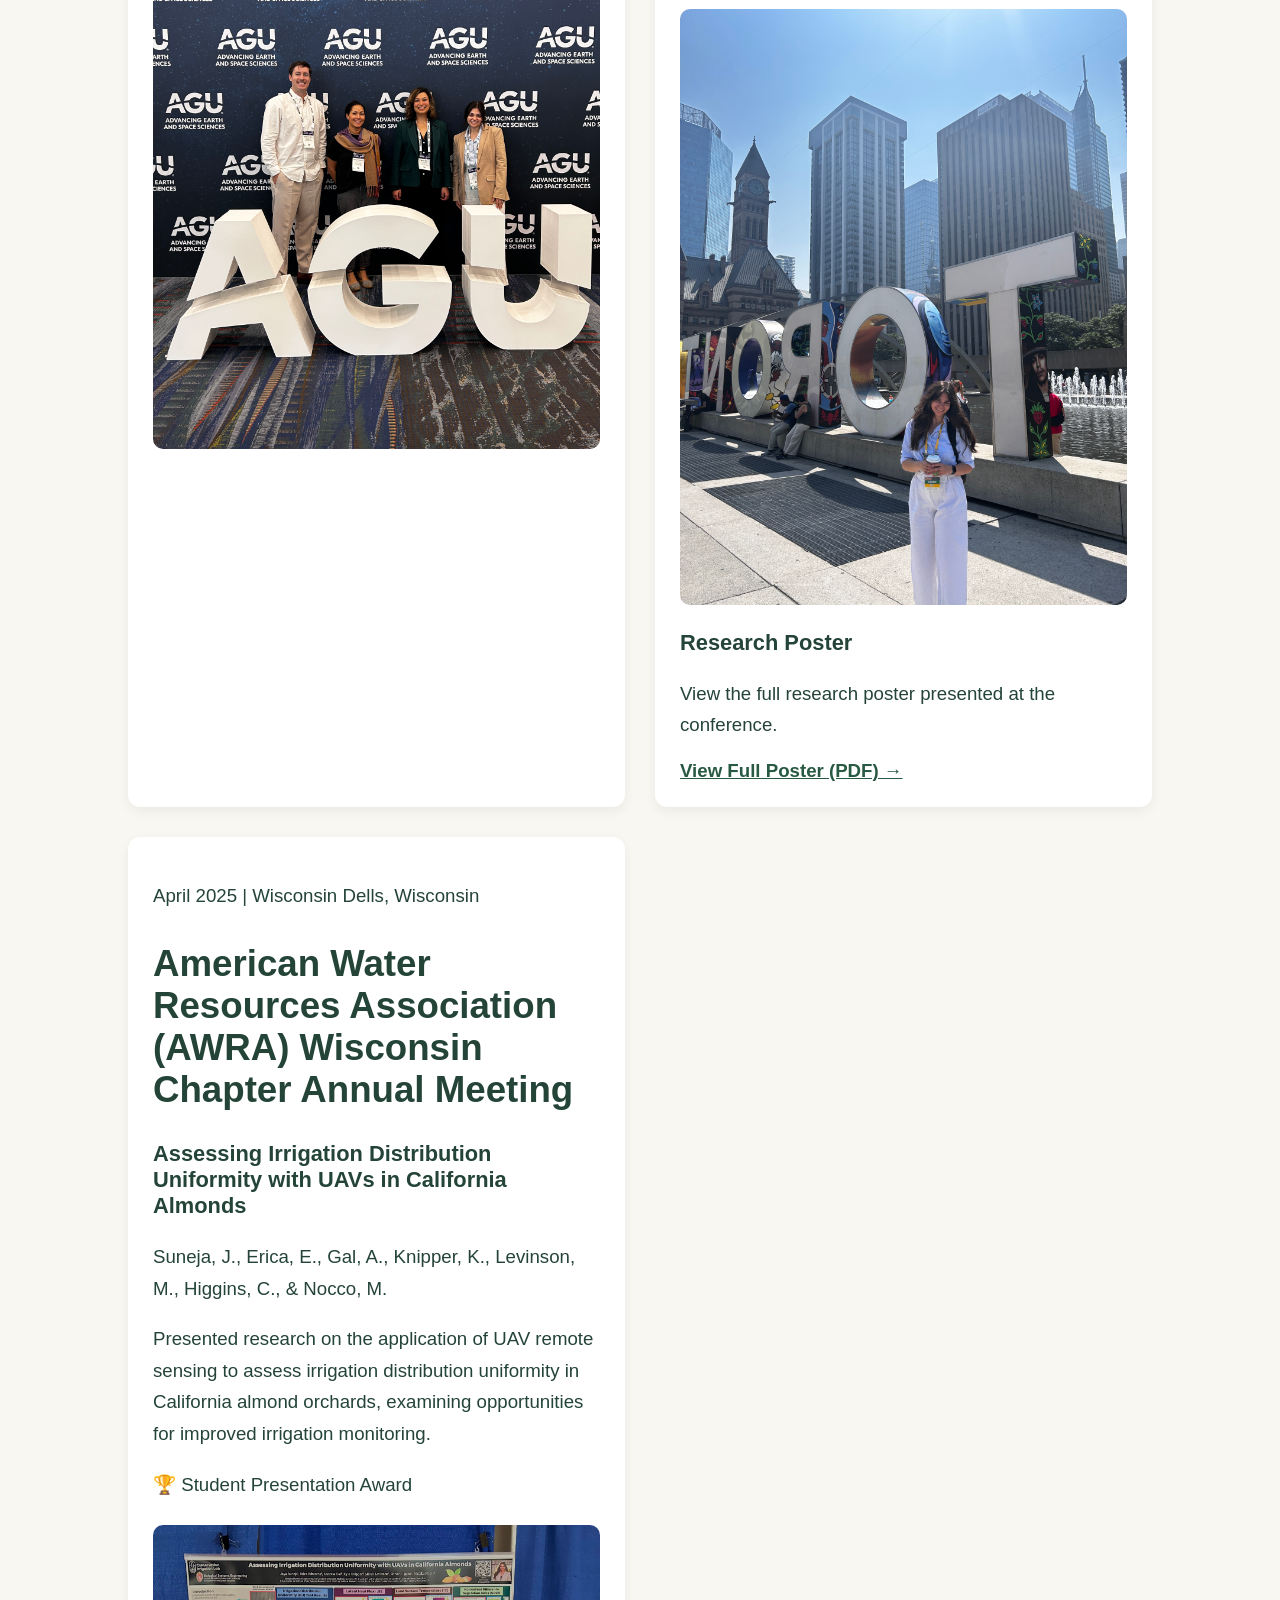
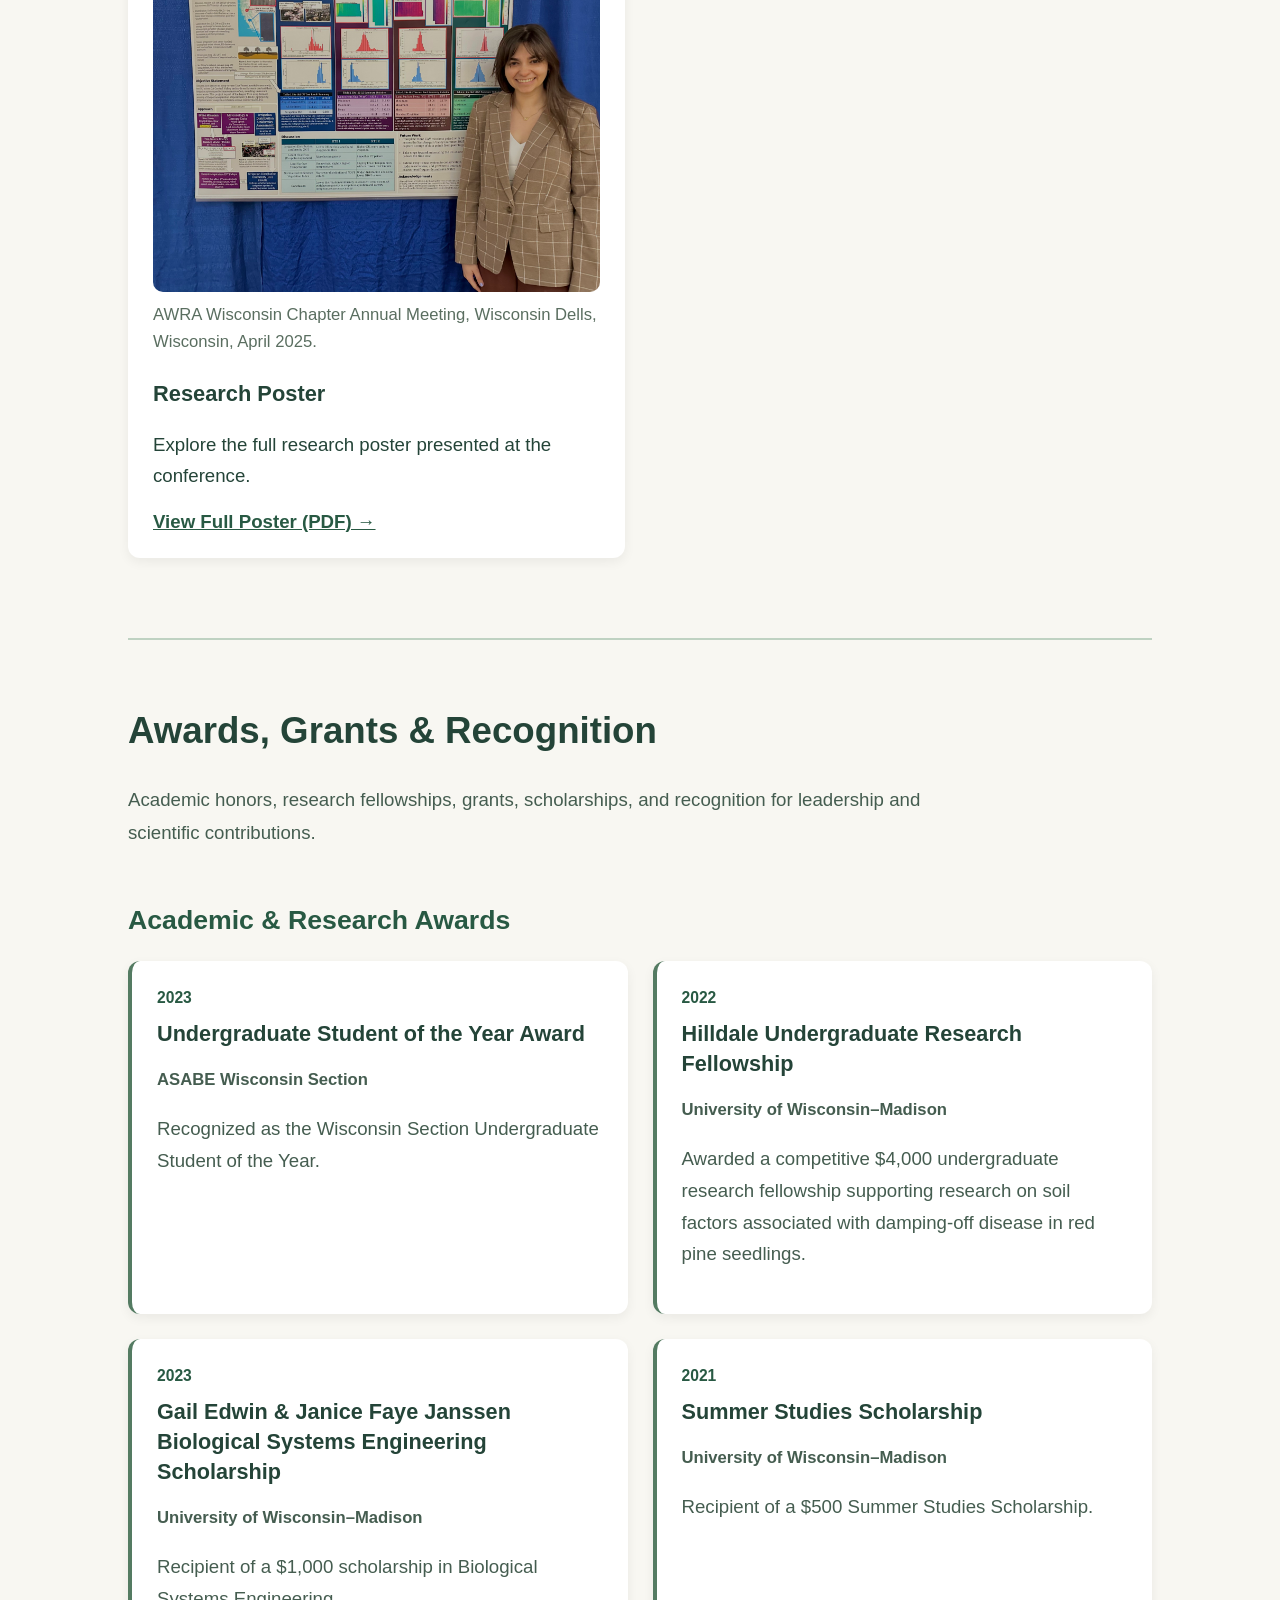
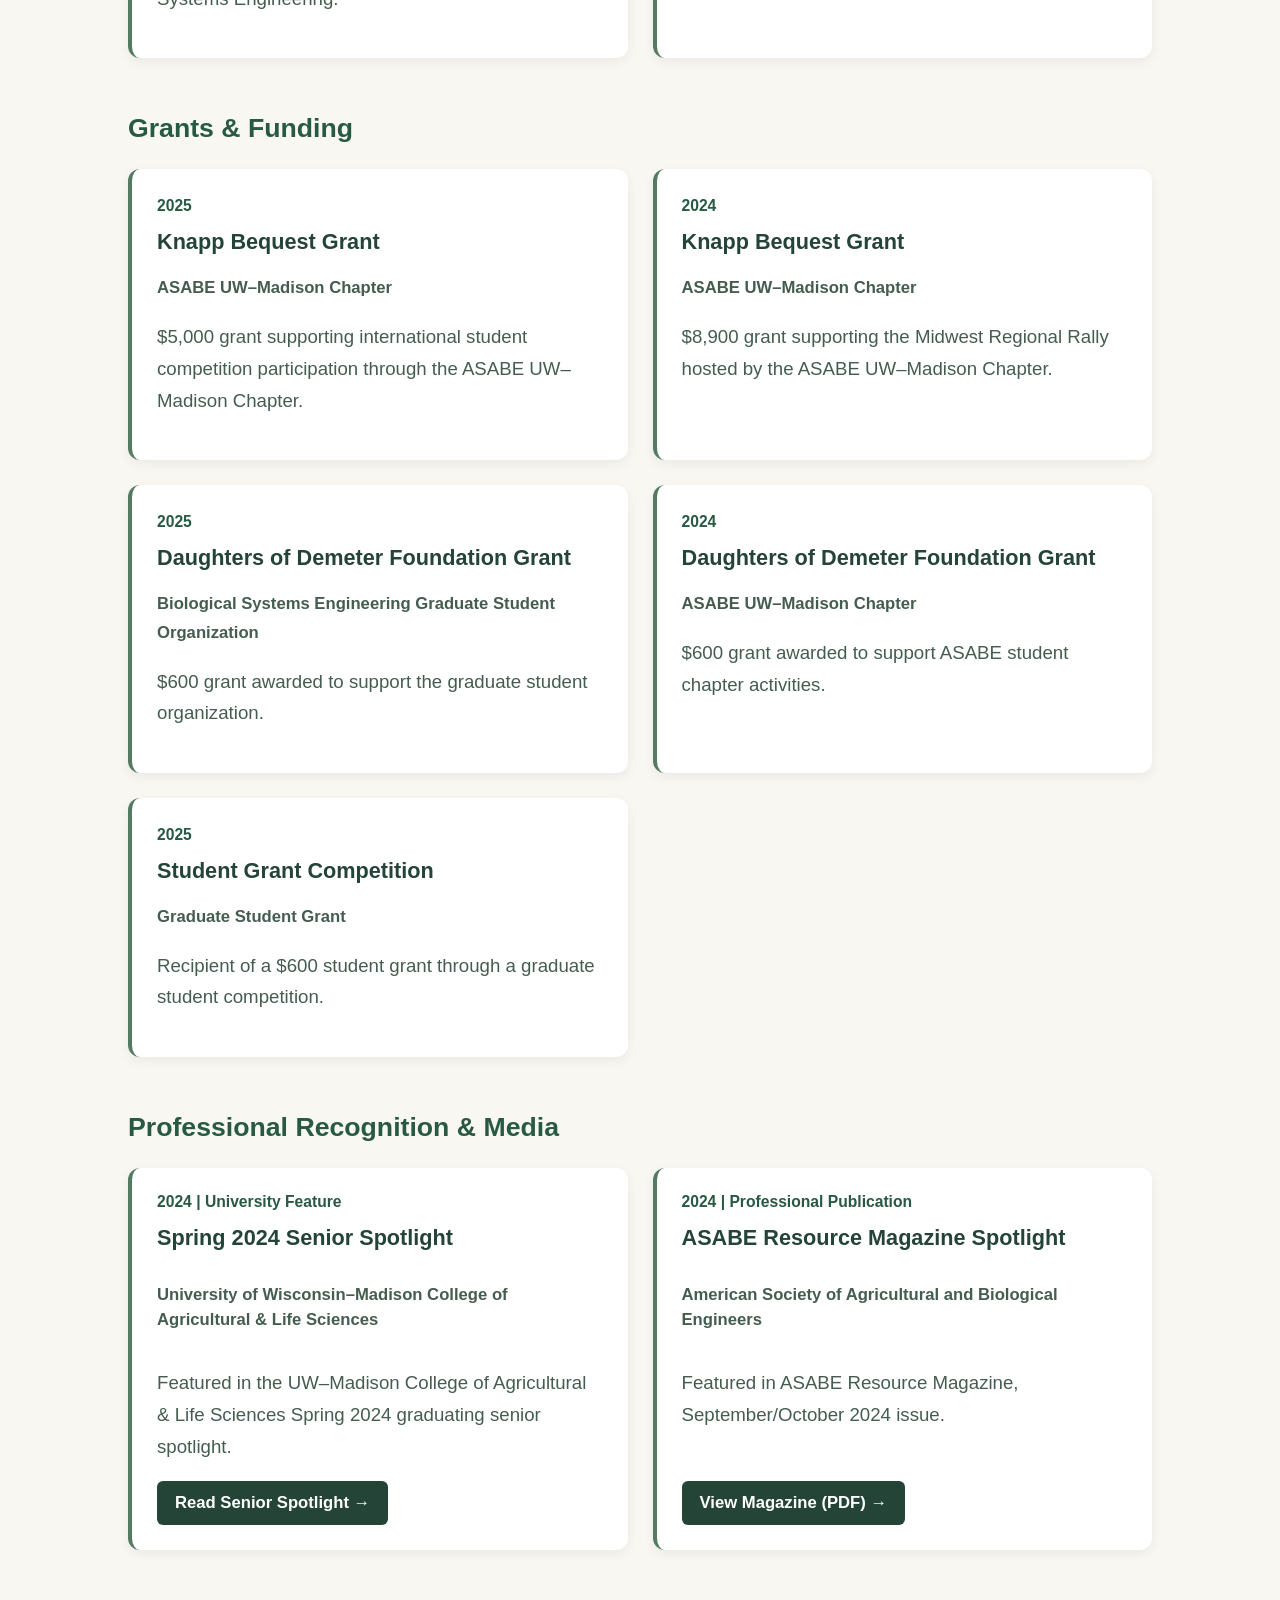
<file: conferences.html>
<!DOCTYPE html>
<html lang="en">

<head>
  <meta charset="UTF-8">
  <meta name="viewport"
        content="width=device-width, initial-scale=1.0">

  <title>Conferences & Awards | Jaya Suneja</title>

  <link rel="stylesheet" href="style.css">
</head>

<body>

<!-- ================================= -->
<!-- NAVIGATION -->
<!-- ================================= -->

<nav>
  <div class="logo">Jaya Suneja</div>

  <div class="nav-links">
    <a href="index.html#home">Home</a>
    <a href="index.html#research">Research</a>
    <a href="index.html#experience">Experience</a>
    <a href="conferences.html">Conferences & Awards</a>
    <a href="artwork.html">Artwork</a>
    <a href="index.html#about">Beyond the Research</a>
    <a href="index.html#contact">Contact</a>
  </div>
</nav>
  <main>

    <!-- PAGE INTRODUCTION -->
    <section class="conference-section">

      <h1>Conferences & Awards</h1>

      <p>
        Sharing research at scientific conferences
        and connecting with researchers, engineers,
        and professionals working to advance
        environmental and agricultural sciences.
      </p>

      <div class="conference-grid">


        <!-- ========================= -->
        <!-- AGU ANNUAL MEETING 2025 -->
        <!-- ========================= -->

        <article class="conference-card">

          <div class="conference-info">

            <p class="conference-date">
              December 2025 | New Orleans, Louisiana
            </p>

            <h2>
              American Geophysical Union (AGU)
              Annual Meeting
            </h2>

            <h3>
              From Ground Tests to Aerial Imagery:
              Redefining Irrigation Distribution
              Uniformity Assessments for
              California Almonds
            </h3>

            <p class="conference-authors">
              Suneja, J., Erica, E., Gal, A.,
              Knipper, K., Levinson, M.,
              Higgins, C., & Nocco, M.
            </p>

            <p>
              Presented research exploring
              UAV-based remote sensing methods
              for assessing irrigation distribution
              uniformity in California almond orchards,
              with an emphasis on connecting field
              measurements and aerial imagery.
            </p>

            <!-- AGU CONFERENCE PHOTOS -->

            <figure>
              <img
                src="images/conferences/AGU_2025.jpg"
                alt="AGU 2025 conference photograph"
                class="conference-photo"
                loading="lazy"
              >

              <figcaption class="conference-caption">
                AGU Annual Meeting, New Orleans,
                Louisiana, December 2025.
              </figcaption>
            </figure>

            <figure>
              <img
                src="images/conferences/AGU_2025_CIL.JPG"
                alt="Additional photograph from AGU 2025"
                class="conference-photo"
                loading="lazy"
              >
            </figure>

          </div>
        </article>


        <!-- ========================= -->
        <!-- ASABE ANNUAL MEETING 2025 -->
        <!-- ========================= -->

        <article class="conference-card">

          <div class="conference-info">

            <p class="conference-date">
              July 2025 | Toronto, Ontario, Canada
            </p>

            <h2>
              American Society of Agricultural
              and Biological Engineers (ASABE)
              Annual International Meeting
            </h2>

            <h3>
              Automating Irrigation Distribution
              Uniformity Assessments in California
              Almonds Using UAVs: Land Surface
              Temperature Corrections
            </h3>

            <p class="conference-authors">
              Suneja, J., Erica, E., Gal, A.,
              Knipper, K., Levinson, M.,
              Higgins, C., & Nocco, M.
            </p>

            <p>
              Presented research investigating
              the use of UAV multispectral
              and thermal imagery to support
              irrigation uniformity assessment,
              including land surface
              temperature corrections.
            </p>

            <!-- PRESENTATION AWARD -->

            <p class="award">
              🏆 Student Presentation Award
            </p>

            <!-- ASABE CONFERENCE PHOTOS -->

            <figure>
              <img
                src="images/conferences/ASABE_2025.jpeg"
                alt="ASABE 2025 conference photograph"
                class="conference-photo"
                loading="lazy"
              >

              <figcaption class="conference-caption">
                ASABE Annual International Meeting,
                Toronto, Ontario, July 2025.
              </figcaption>
            </figure>

            <figure>
              <img
                src="images/conferences/ASABE_2025_travel.JPG"
                alt="Photograph from ASABE 2025 travel"
                class="conference-photo"
                loading="lazy"
              >
            </figure>

            <!-- RESEARCH POSTER -->

            <h3>Research Poster</h3>

            <p>
              View the full research poster
              presented at the conference.
            </p>

            <a
              href="images/conferences/AIM_2025_Suneja.pdf"
              target="_blank"
              rel="noopener noreferrer"
            >
              View Full Poster (PDF) →
            </a>

          </div>
        </article>


        <!-- ========================= -->
        <!-- AWRA ANNUAL MEETING 2025 -->
        <!-- ========================= -->

        <article class="conference-card">

          <div class="conference-info">

            <p class="conference-date">
              April 2025 | Wisconsin Dells, Wisconsin
            </p>

            <h2>
              American Water Resources Association
              (AWRA) Wisconsin Chapter
              Annual Meeting
            </h2>

            <h3>
              Assessing Irrigation Distribution
              Uniformity with UAVs in
              California Almonds
            </h3>

            <p class="conference-authors">
              Suneja, J., Erica, E., Gal, A.,
              Knipper, K., Levinson, M.,
              Higgins, C., & Nocco, M.
            </p>

            <p>
              Presented research on the
              application of UAV remote sensing
              to assess irrigation distribution
              uniformity in California almond
              orchards, examining opportunities
              for improved irrigation monitoring.
            </p>

            <!-- PRESENTATION AWARD -->

            <p class="award">
              🏆 Student Presentation Award
            </p>

            <!-- AWRA CONFERENCE PHOTO -->

            <figure>
              <img
                src="images/conferences/AWRA_2025.jpeg"
                alt="AWRA 2025 conference photograph"
                class="conference-photo"
                loading="lazy"
              >

              <figcaption class="conference-caption">
                AWRA Wisconsin Chapter Annual Meeting,
                Wisconsin Dells, Wisconsin, April 2025.
              </figcaption>
            </figure>

            <!-- RESEARCH POSTER -->

            <h3>Research Poster</h3>

            <p>
              Explore the full research poster
              presented at the conference.
            </p>

            <a
              href="images/conferences/AWRA_2025_Suneja.pdf"
              target="_blank"
              rel="noopener noreferrer"
            >
              View Full Poster (PDF) →
            </a>

          </div>
        </article>

      </div>
      
<!-- ================================= -->
<!-- AWARDS, GRANTS & RECOGNITION -->
<!-- ================================= -->

<div class="awards-section">

  <h2>Awards, Grants & Recognition</h2>

  <p>
    Academic honors, research fellowships,
    grants, scholarships, and recognition
    for leadership and scientific contributions.
  </p>


  <!-- ACADEMIC & RESEARCH AWARDS -->

  <h3>Academic & Research Awards</h3>

  <div class="awards-grid">

    <article class="award-card">
      <span class="award-year">2023</span>

      <h4>
        Undergraduate Student of the Year Award
      </h4>

      <p class="award-organization">
        ASABE Wisconsin Section
      </p>

      <p>
        Recognized as the Wisconsin Section
        Undergraduate Student of the Year.
      </p>
    </article>


    <article class="award-card">
      <span class="award-year">2022</span>

      <h4>
        Hilldale Undergraduate Research Fellowship
      </h4>

      <p class="award-organization">
        University of Wisconsin–Madison
      </p>

      <p>
        Awarded a competitive $4,000 undergraduate
        research fellowship supporting research
        on soil factors associated with damping-off
        disease in red pine seedlings.
      </p>
    </article>


    <article class="award-card">
      <span class="award-year">2023</span>

      <h4>
        Gail Edwin & Janice Faye Janssen
        Biological Systems Engineering Scholarship
      </h4>

      <p class="award-organization">
        University of Wisconsin–Madison
      </p>

      <p>
        Recipient of a $1,000 scholarship
        in Biological Systems Engineering.
      </p>
    </article>


    <article class="award-card">
      <span class="award-year">2021</span>

      <h4>
        Summer Studies Scholarship
      </h4>

      <p class="award-organization">
        University of Wisconsin–Madison
      </p>

      <p>
        Recipient of a $500 Summer Studies
        Scholarship.
      </p>
    </article>

  </div>


  <!-- GRANTS & FUNDING -->

  <h3>Grants & Funding</h3>

  <div class="awards-grid">

    <article class="award-card">
      <span class="award-year">2025</span>

      <h4>
        Knapp Bequest Grant
      </h4>

      <p class="award-organization">
        ASABE UW–Madison Chapter
      </p>

      <p>
        $5,000 grant supporting international
        student competition participation
        through the ASABE UW–Madison Chapter.
      </p>
    </article>


    <article class="award-card">
      <span class="award-year">2024</span>

      <h4>
        Knapp Bequest Grant
      </h4>

      <p class="award-organization">
        ASABE UW–Madison Chapter
      </p>

      <p>
        $8,900 grant supporting the
        Midwest Regional Rally hosted by
        the ASABE UW–Madison Chapter.
      </p>
    </article>


    <article class="award-card">
      <span class="award-year">2025</span>

      <h4>
        Daughters of Demeter Foundation Grant
      </h4>

      <p class="award-organization">
        Biological Systems Engineering
        Graduate Student Organization
      </p>

      <p>
        $600 grant awarded to support
        the graduate student organization.
      </p>
    </article>


    <article class="award-card">
      <span class="award-year">2024</span>

      <h4>
        Daughters of Demeter Foundation Grant
      </h4>

      <p class="award-organization">
        ASABE UW–Madison Chapter
      </p>

      <p>
        $600 grant awarded to support
        ASABE student chapter activities.
      </p>
    </article>


    <article class="award-card">
      <span class="award-year">2025</span>

      <h4>
        Student Grant Competition
      </h4>

      <p class="award-organization">
        Graduate Student Grant
      </p>

      <p>
        Recipient of a $600 student grant
        through a graduate student competition.
      </p>
    </article>

  </div>


  
  <!-- ================================= -->
  <!-- PROFESSIONAL RECOGNITION & MEDIA -->
  <!-- ================================= -->
  
  <h3>Professional Recognition & Media</h3>
  
  <div class="awards-grid">
  
    <!-- UW-MADISON SENIOR SPOTLIGHT -->
  
    <article class="award-card media-card">
  
      <span class="award-year">
        2024 | University Feature
      </span>
  
      <h4>Spring 2024 Senior Spotlight</h4>
  
      <p class="award-organization">
        University of Wisconsin–Madison
        College of Agricultural & Life Sciences
      </p>
  
      <p>
        Featured in the UW–Madison College of
        Agricultural & Life Sciences Spring 2024
        graduating senior spotlight.
      </p>
  
      <a
        href="https://news.cals.wisc.edu/2024/04/19/spring-2024-grad-jaya-suneja/"
        target="_blank"
        rel="noopener noreferrer"
        class="media-link"
      >
        Read Senior Spotlight →
      </a>
  
    </article>
  
  
    <!-- ASABE RESOURCE MAGAZINE -->
  
    <article class="award-card media-card">
  
      <span class="award-year">
        2024 | Professional Publication
      </span>
  
      <h4>ASABE Resource Magazine Spotlight</h4>
  
      <p class="award-organization">
        American Society of Agricultural
        and Biological Engineers
      </p>
  
      <p>
        Featured in ASABE Resource Magazine,
        September/October 2024 issue.
      </p>
  
      <a
        href="https://asabe.org/portals/0/apubs/resource/pdf/resource31-05septoct2024.pdf"
        target="_blank"
        rel="noopener noreferrer"
        class="media-link"
      >
        View Magazine (PDF) →
      </a>
  
    </article>
  
  </div>
      
    </section>

  </main>

</body>
</html>
</file>
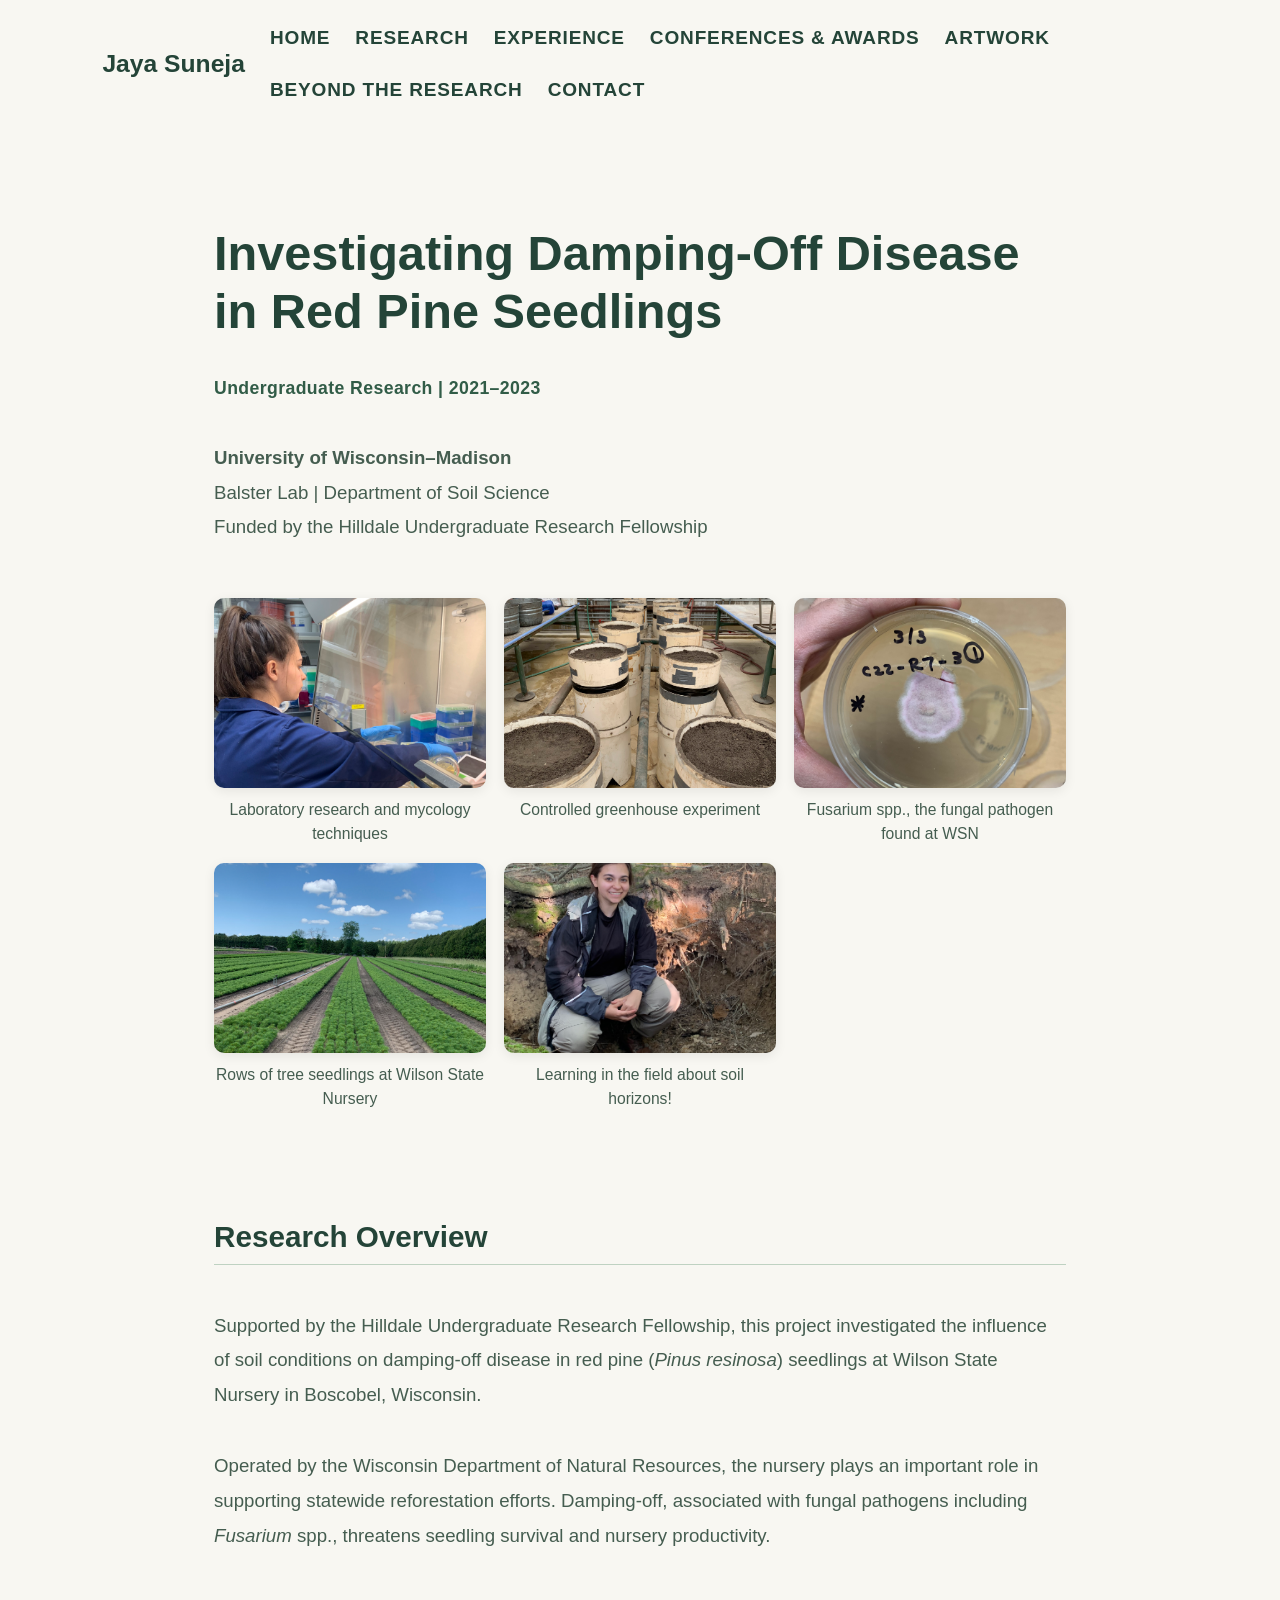
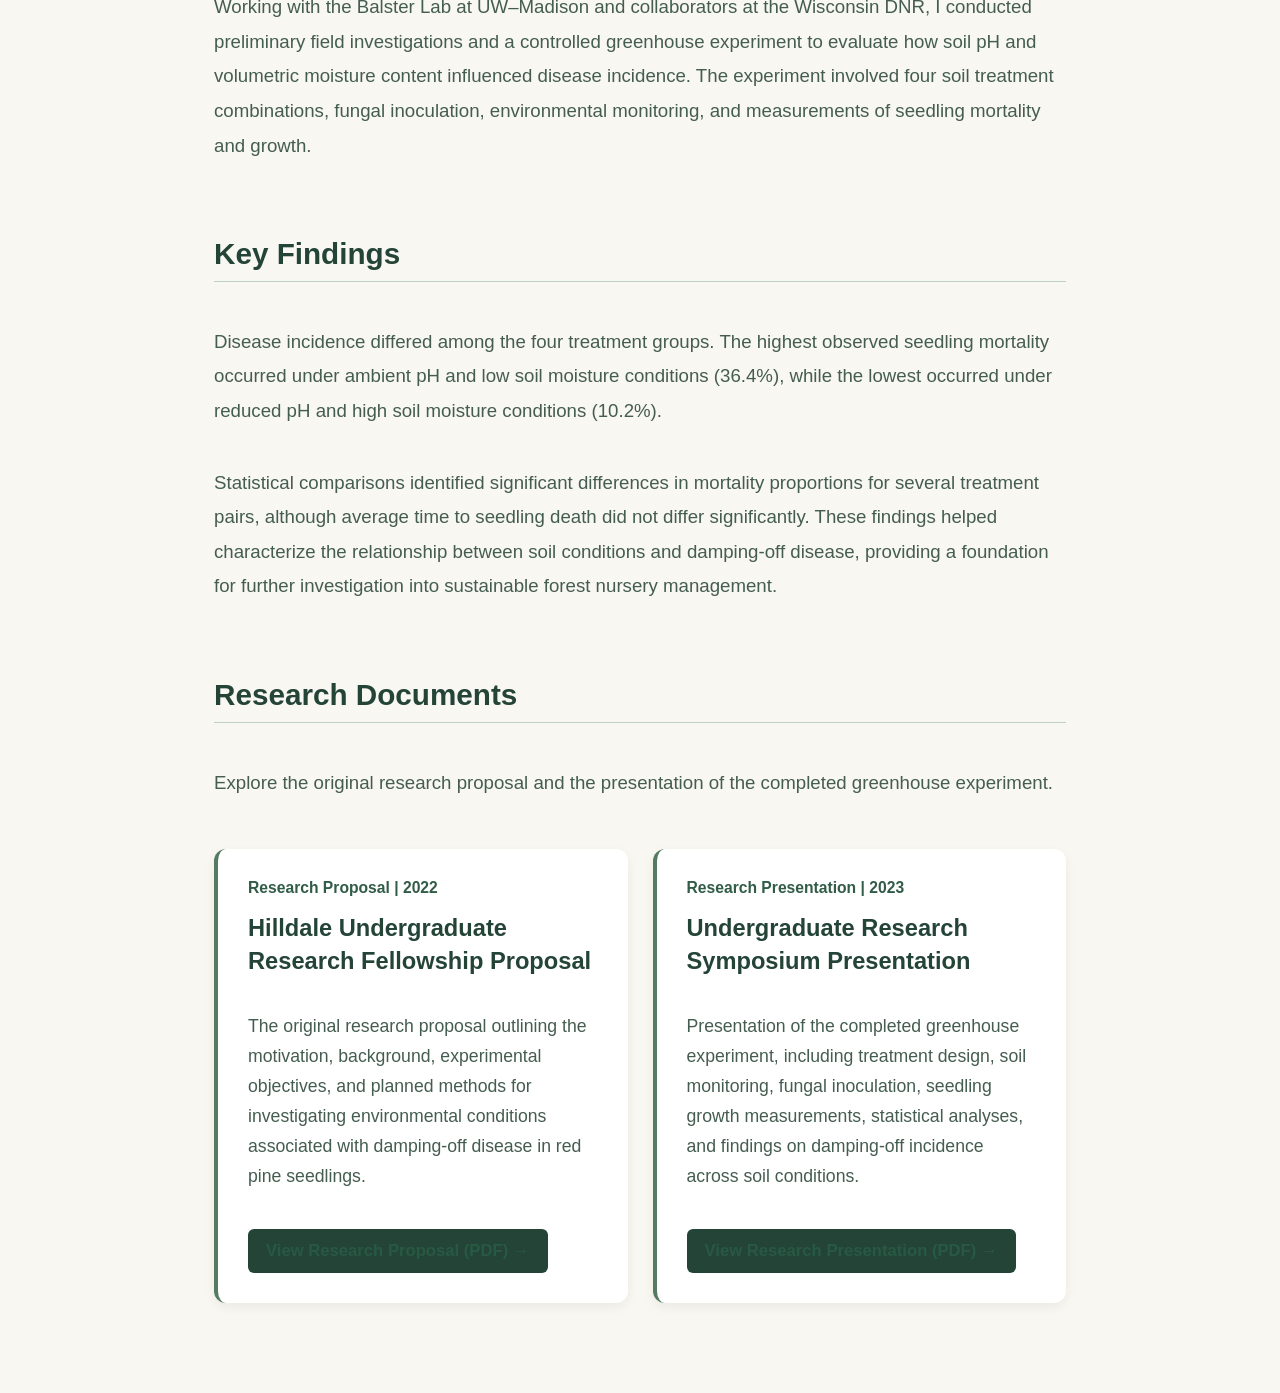
<file: forest-nursery.html>
<!-- ================================= -->
<!-- FOREST NURSERY RESEARCH PROJECT -->
<!-- ================================= -->

<!DOCTYPE html>
<html lang="en">

<head>
  <meta charset="UTF-8">
  <meta name="viewport"
        content="width=device-width, initial-scale=1.0">

  <title>Forest Nursery Research | Jaya Suneja</title>

  <link rel="stylesheet" href="style.css">
</head>

<body>

<!-- ================================= -->
<!-- NAVIGATION -->
<!-- ================================= -->

<nav>
  <div class="logo">Jaya Suneja</div>

  <div class="nav-links">
    <a href="index.html#home">Home</a>
    <a href="index.html#research">Research</a>
    <a href="index.html#experience">Experience</a>
    <a href="conferences.html">Conferences & Awards</a>
    <a href="artwork.html">Artwork</a>
    <a href="index.html#about">Beyond the Research</a>
    <a href="index.html#contact">Contact</a>
  </div>
</nav>

<main>

  <section class="project-detail forest-project">

    <h1>
      Investigating Damping-Off Disease
      in Red Pine Seedlings
    </h1>

    <p class="project-subtitle">
      Undergraduate Research | 2021–2023
    </p>

    <p>
      <strong>University of Wisconsin–Madison</strong>
      <br>
      Balster Lab | Department of Soil Science
      <br>
      Funded by the Hilldale Undergraduate
      Research Fellowship
    </p>

    
    <!-- ================================= -->
    <!-- FOREST NURSERY PHOTO GALLERY -->
    <!-- ================================= -->
    
    <div class="forest-photo-gallery">
    
      <figure>
        <img
          src="images/forest-nursery/labwork.jpeg"
          alt="Laboratory research examining fungal pathogens"
          loading="lazy"
        >
        <figcaption>
          Laboratory research and mycology techniques
        </figcaption>
      </figure>
    
      <figure>
        <img
          src="images/forest-nursery/barrel_exp.jpeg"
          alt="Controlled greenhouse experiment with soil barrels"
          loading="lazy"
        >
        <figcaption>
          Controlled greenhouse experiment
        </figcaption>
      </figure>

      <figure>
        <img
          src="images/forest-nursery/fusarium.jpeg"
          alt="Fusarium spp., the fungal pathogen found at WSN"
          loading="lazy"
        >
        <figcaption>
          Fusarium spp., the fungal pathogen found at WSN
        </figcaption>
      </figure>
    
      <figure>
        <img
          src="images/forest-nursery/wsn.jpeg"
          alt="Rows of tree seedlings at Wilson State Nursery"
          loading="lazy"
        >
        <figcaption>
          Rows of tree seedlings at Wilson State Nursery
        </figcaption>
      </figure>

      <figure>
        <img
          src="images/forest-nursery/handsonlearning.jpeg"
          alt="Learning in the field about soil horizons!"
          loading="lazy"
        >
        <figcaption>
          Learning in the field about soil horizons!
        </figcaption>
      </figure>
    
    </div>



    <!-- RESEARCH OVERVIEW -->

    <h2>Research Overview</h2>

    <p>
      Supported by the Hilldale Undergraduate
      Research Fellowship, this project
      investigated the influence of soil
      conditions on damping-off disease in
      red pine (<em>Pinus resinosa</em>)
      seedlings at Wilson State Nursery in
      Boscobel, Wisconsin.
    </p>

    <p>
      Operated by the Wisconsin Department
      of Natural Resources, the nursery plays
      an important role in supporting statewide
      reforestation efforts. Damping-off,
      associated with fungal pathogens
      including <em>Fusarium</em> spp.,
      threatens seedling survival and
      nursery productivity.
    </p>

    <p>
      Working with the Balster Lab at
      UW–Madison and collaborators at the
      Wisconsin DNR, I conducted preliminary
      field investigations and a controlled
      greenhouse experiment to evaluate how
      soil pH and volumetric moisture content
      influenced disease incidence.
      The experiment involved four soil
      treatment combinations, fungal
      inoculation, environmental monitoring,
      and measurements of seedling mortality
      and growth.
    </p>


    <!-- KEY FINDINGS -->

    <h2>Key Findings</h2>

    <p>
      Disease incidence differed among the
      four treatment groups. The highest
      observed seedling mortality occurred
      under ambient pH and low soil moisture
      conditions (36.4%), while the lowest
      occurred under reduced pH and high
      soil moisture conditions (10.2%).
    </p>

    <p>
      Statistical comparisons identified
      significant differences in mortality
      proportions for several treatment
      pairs, although average time to
      seedling death did not differ
      significantly. These findings helped
      characterize the relationship between
      soil conditions and damping-off disease,
      providing a foundation for further
      investigation into sustainable
      forest nursery management.
    </p>

    <!-- RESEARCH DOCUMENTS -->

    <h2>Research Documents</h2>

    <p>
      Explore the original research proposal
      and the presentation of the completed
      greenhouse experiment.
    </p>

    <div class="research-documents-grid">

      <!-- HILLDALE PROPOSAL -->

      <article class="research-document-card">

        <span class="document-type">
          Research Proposal | 2022
        </span>

        <h3>
          Hilldale Undergraduate
          Research Fellowship Proposal
        </h3>

        <p>
          The original research proposal
          outlining the motivation, background,
          experimental objectives, and planned
          methods for investigating environmental
          conditions associated with damping-off
          disease in red pine seedlings.
        </p>

        <a
          href="images/forest-nursery/Hilldale_Research_Proposal.pdf"
          target="_blank"
          rel="noopener noreferrer"
          class="document-link"
        >
          View Research Proposal (PDF) →
        </a>

      </article>


      <!-- UNDERGRADUATE RESEARCH SYMPOSIUM -->

      <article class="research-document-card">

        <span class="document-type">
          Research Presentation | 2023
        </span>

        <h3>
          Undergraduate Research
          Symposium Presentation
        </h3>

        <p>
          Presentation of the completed
          greenhouse experiment, including
          treatment design, soil monitoring,
          fungal inoculation, seedling growth
          measurements, statistical analyses,
          and findings on damping-off
          incidence across soil conditions.
        </p>

        <a
          href="images/forest-nursery/URS_2023_Presentation.pdf"
          target="_blank"
          rel="noopener noreferrer"
          class="document-link"
        >
          View Research Presentation (PDF) →
        </a>

      </article>

    </div>

  </section>

</main>
</body>
</html>
</file>
<file: style.css>
/* =====================================
   GENERAL WEBSITE STYLING
   ===================================== */

* {
  box-sizing: border-box;
}

html {
  scroll-behavior: smooth;
}

body {
  margin: 0;
  font-family: Calibri, Carlito, 'Segoe UI', Arial, sans-serif;
  font-size: calc(16px + 2pt);
  background-color: #f8f7f2;
  color: #244438;
}

img {
  max-width: 100%;
}

h2 {
  font-size: calc(34px + 2pt);
}

section {
  padding: 90px 10%;
}


/* =====================================
   NAVIGATION
   ===================================== */

nav {
  display: flex;
  justify-content: space-between;
  align-items: center;
  gap: 25px;
  padding: 25px 8%;
  background-color: #f8f7f2;
}

.logo {
  font-size: calc(22px + 2pt);
  font-weight: bold;
  white-space: nowrap;
}

.nav-links {
  display: flex;
  flex-wrap: wrap;
  gap: 25px;
}

.nav-links a {
  text-decoration: none;
  color: #244438;
  font-size: 19px;
  font-weight: 600;
  letter-spacing: 0.045em;
  text-transform: uppercase;
  line-height: 1.4;
}

.nav-links a:hover {
  color: #547b62;
}


/* =====================================
   HOMEPAGE INTRODUCTION
   ===================================== */

.hero {
  background-color: #bfd2c2;
  min-height: 65vh;
  padding: 80px 8%;
}

.hero-container {
  display: grid;
  grid-template-columns: minmax(0, 1.3fr) minmax(0, 1fr);
  gap: 60px;
  align-items: center;
  max-width: 1300px;
  margin: 0 auto;
}

.hero-content {
  min-width: 0;
  max-width: 700px;
}

.eyebrow {
  font-size: calc(13px + 2pt);
  letter-spacing: 2px;
  font-weight: bold;
}

.hero-content h1 {
  font-size: clamp(calc(42px + 2pt), calc(5vw + 2pt), calc(68px + 2pt));
  margin: 25px 0;
}

.hero-content p {
  display: block;
  font-size: calc(17px + 2pt);
  line-height: 1.8;
  margin-bottom: 20px;
}

.hero-actions {
  display: flex;
  flex-wrap: wrap;
  align-items: center;
  gap: 14px;
  margin-top: 25px;
}

.button {
  display: inline-block;
  padding: 14px 25px;
  background-color: #244438;
  color: #ffffff;
  text-decoration: none;
  border-radius: 5px;
}

.button:hover {
  background-color: #315c47;
}

.button-outline {
  background-color: transparent;
  color: #244438;
  border: 2px solid #244438;
}

.button-outline:hover {
  background-color: #244438;
  color: #ffffff;
}


/* Homepage portrait */

.hero-photo {
  width: 100%;
  min-width: 0;
}

.hero-photo img {
  display: block;
  width: 100%;
  height: auto;
  max-height: 650px;
  object-fit: contain;
  object-position: center;
  border-radius: 16px;
  box-shadow: 0 8px 25px rgba(0, 0, 0, 0.12);
}


/* =====================================
   FEATURED RESEARCH CARDS
   ===================================== */

.project-grid {
  display: grid;
  grid-template-columns: repeat(3, minmax(0, 1fr));
  gap: 25px;
  margin-top: 40px;
}

.project-card {
  min-width: 0;
  background-color: #ffffff;
  border-radius: 12px;
  overflow: hidden;
  box-shadow: 0 4px 12px rgba(0, 0, 0, 0.08);
  transition: transform 0.3s ease;
}

.project-card:hover {
  transform: translateY(-8px);
}

.project-card img.project-image {
  display: block;
  width: 100%;
  height: 230px;
  object-fit: cover;
  object-position: center;
}

.project-card img.project-image[src$="nasa_logo.png"] {
  object-fit: contain;
  padding: 15px;
  background-color: #ffffff;
}

.project-info {
  padding: 25px;
}

.project-info h3 {
  font-size: calc(21px + 2pt);
  line-height: 1.4;
}

.project-info p {
  line-height: 1.7;
  color: #455d50;
}

.project-info a {
  display: inline-block;
  margin-top: 15px;
  color: #285943;
  font-weight: bold;
  text-decoration: none;
}

.project-info a:hover {
  text-decoration: underline;
}


/* =====================================
   PROFESSIONAL EXPERIENCE
   ===================================== */

.experience-grid {
  display: grid;
  grid-template-columns: repeat(2, minmax(0, 1fr));
  gap: 25px;
  margin-top: 40px;
}

.experience-card {
  min-width: 0;
  background-color: #ffffff;
  padding: 30px;
  border-radius: 12px;
  box-shadow: 0 4px 12px rgba(0, 0, 0, 0.06);
}

.experience-card h3 {
  font-size: calc(21px + 2pt);
  line-height: 1.4;
  color: #244438;
  margin: 15px 0;
}

.experience-meta {
  font-size: calc(14px + 2pt);
  line-height: 1.5;
  color: #5a6e60;
  font-weight: bold;
}

.experience-card ul {
  padding-left: 22px;
  margin-bottom: 0;
}

.experience-card li {
  color: #455d50;
  line-height: 1.7;
  margin-bottom: 12px;
}

.experience-card li strong {
  color: #244438;
}

.experience-card img.experience-image {
  display: block;
  width: 100%;
  max-width: 600px;
  height: 320px;
  object-fit: contain;
  object-position: left center;
  margin: 0 0 20px;
  border-radius: 8px;
  background-color: #f8f7f2;
}


/* =====================================
   INDIVIDUAL RESEARCH PROJECT PAGES
   ===================================== */

.project-detail {
  width: 100%;
  max-width: 1400px;
  padding-left: 5%;
  padding-right: 5%;
  margin: 0 auto;
  display: grid;
  grid-template-columns: repeat(2, minmax(0, 1fr));
  column-gap: 36px;
}

/* Keep research headings, explanations, and document galleries readable
   across the full width; place consecutive thesis figures side by side. */
.project-detail > :not(.thesis-figure) {
  grid-column: 1 / -1;
}

.project-detail > .thesis-figure {
  width: 100%;
  max-width: none;
  min-width: 0;
  margin: 30px 0;
  align-self: start;
}

@media (max-width: 1050px) {
  .project-detail {
    grid-template-columns: 1fr;
  }
}

.project-detail h1 {
  font-size: clamp(calc(34px + 2pt), calc(5vw + 2pt), calc(54px + 2pt));
  line-height: 1.2;
}

.project-detail h2 {
  margin-top: 50px;
  font-size: calc(28px + 2pt);
}

.project-detail p {
  font-size: calc(17px + 2pt);
  line-height: 1.8;
}

.project-detail a {
  color: #285943;
}

.project-back-link {
  margin-top: 65px;
  padding-top: 25px;
  border-top: 1px solid #bfd2c2;
}


/* =====================================
   MASTER'S RESEARCH FIGURES
   ===================================== */

.project-detail .thesis-figure {
  width: 100%;
  max-width: 650px;
  margin: 40px auto;
  text-align: center;
}

.project-detail .thesis-figure img {
  display: block;
  width: 100%;
  height: auto;
  object-fit: contain;
  margin: 0 auto;
  border-radius: 8px;
}

.project-detail .thesis-figure figcaption {
  margin-top: 12px;
  font-size: calc(14px + 2pt);
  line-height: 1.6;
  color: #455d50;
  text-align: left;
}

.project-detail .thesis-figure figcaption strong {
  color: #244438;
}


/* Two-column layout overrides for research figures */
.project-detail > figure.thesis-figure {
  max-width: none;
  margin: 30px 0;
}

.project-detail > figure.thesis-figure img {
  width: 100%;
  max-width: 100%;
}

.forest-project {
  max-width: 1400px;
}

@media (max-width: 1050px) {
  .project-detail > figure.thesis-figure {
    margin: 30px auto;
    max-width: 650px;
  }
}


/* =====================================
   CONFERENCES & AWARDS
   ===================================== */

.conference-grid {
  display: grid;
  grid-template-columns: repeat(2, minmax(0, 1fr));
  gap: 30px;
  margin-top: 35px;
}

.conference-card {
  min-width: 0;
  padding: 25px;
  background-color: #ffffff;
  border-radius: 12px;
  box-shadow: 0 4px 12px rgba(0, 0, 0, 0.06);
}

.conference-card img.conference-photo {
  display: block;
  width: 100%;
  max-width: 650px;
  height: auto;
  object-fit: contain;
  margin: 0 auto;
  border-radius: 10px;
}

.conference-card figure {
  margin: 25px 0;
}

.conference-card figcaption {
  font-size: calc(14px + 2pt);
  color: #5a6e60;
  line-height: 1.6;
  margin-top: 10px;
}

.conference-card p {
  line-height: 1.7;
}

.conference-card a {
  color: #285943;
  font-weight: bold;
}


/* Awards */

.awards-section {
  margin-top: 80px;
  padding-top: 40px;
  border-top: 2px solid #bfd2c2;
}

.awards-section h2 {
  font-size: calc(34px + 2pt);
  color: #244438;
}

.awards-section > h3 {
  font-size: calc(24px + 2pt);
  margin-top: 55px;
  margin-bottom: 25px;
  color: #285943;
}

.awards-section > p {
  max-width: 800px;
  line-height: 1.8;
  color: #455d50;
}

.awards-grid {
  display: grid;
  grid-template-columns: repeat(2, minmax(0, 1fr));
  gap: 25px;
}

.award-card {
  min-width: 0;
  background-color: #ffffff;
  padding: 25px;
  border-radius: 12px;
  border-left: 4px solid #547b62;
  box-shadow: 0 4px 12px rgba(0, 0, 0, 0.06);
}

.award-year {
  display: inline-block;
  font-size: calc(13px + 2pt);
  font-weight: bold;
  color: #285943;
  margin-bottom: 12px;
}

.award-card h4 {
  font-size: calc(19px + 2pt);
  line-height: 1.4;
  color: #244438;
  margin: 0 0 12px;
}

.award-organization {
  font-size: calc(14px + 2pt);
  font-weight: bold;
  color: #5a6e60;
}

.award-card p {
  line-height: 1.7;
  color: #455d50;
}


/* Professional Recognition & Media */

.media-card {
  display: flex;
  flex-direction: column;
  transition: transform 0.3s ease,
              box-shadow 0.3s ease;
}

.media-card:hover {
  transform: translateY(-5px);
  box-shadow: 0 8px 20px rgba(0, 0, 0, 0.10);
}

.media-card .award-organization {
  line-height: 1.5;
}

.media-link {
  display: inline-block;
  align-self: flex-start;
  margin-top: auto;
  padding: 12px 18px;
  background-color: #244438;
  color: #ffffff;
  font-size: calc(14px + 2pt);
  font-weight: bold;
  text-decoration: none;
  border-radius: 6px;
}

.media-link:hover {
  background-color: #315c47;
  color: #ffffff;
}


/* =====================================
   FOREST NURSERY RESEARCH PAGE
   ===================================== */

.forest-project {
  max-width: 900px;
  margin: 0 auto;
  padding: 55px 24px 90px;
}

.forest-project h1 {
  font-size: clamp(calc(32px + 2pt), calc(4vw + 2pt), calc(46px + 2pt));
  line-height: 1.2;
  color: #244438;
  margin-bottom: 14px;
}

.forest-project .project-subtitle {
  color: #315c47;
  font-size: calc(15px + 2pt);
  font-weight: bold;
  letter-spacing: 0.4px;
}

.forest-project h2 {
  font-size: calc(27px + 2pt);
  color: #244438;
  margin-top: 55px;
  padding-bottom: 10px;
  border-bottom: 1px solid #bfd2c2;
}

.forest-project > p {
  font-size: calc(16px + 2pt);
  line-height: 1.85;
  color: #455d50;
}


/* Forest Nursery Photo Gallery */

.forest-photo-gallery {
  display: grid;
  grid-template-columns: repeat(3, minmax(0, 1fr));
  gap: 18px;
  margin: 35px 0 55px;
}

.forest-photo-gallery figure {
  margin: 0;
  min-width: 0;
}

.forest-photo-gallery img {
  display: block;
  width: 100%;
  height: 190px;
  object-fit: cover;
  object-position: center;
  border-radius: 10px;
  box-shadow: 0 3px 12px rgba(0, 0, 0, 0.08);
}

.forest-photo-gallery figcaption {
  margin-top: 10px;
  font-size: calc(13px + 2pt);
  line-height: 1.5;
  color: #455d50;
  text-align: center;
}


/* Forest Research Documents */

.research-documents-grid {
  display: grid;
  grid-template-columns: repeat(2, minmax(0, 1fr));
  gap: 25px;
  margin-top: 30px;
}

.research-document-card {
  display: flex;
  flex-direction: column;
  min-width: 0;
  background-color: #ffffff;
  padding: 30px;
  border-radius: 12px;
  border-left: 4px solid #547b62;
  box-shadow: 0 4px 12px rgba(0, 0, 0, 0.06);
}

.document-type {
  color: #315c47;
  font-size: calc(13px + 2pt);
  font-weight: bold;
  margin-bottom: 15px;
}

.research-document-card h3 {
  color: #244438;
  font-size: calc(21px + 2pt);
  line-height: 1.4;
  margin: 0 0 15px;
}

.research-document-card p {
  color: #455d50;
  font-size: calc(15px + 2pt);
  line-height: 1.7;
  flex-grow: 1;
}

.document-link {
  display: inline-block;
  align-self: flex-start;
  margin-top: 20px;
  padding: 12px 18px;
  background-color: #244438;
  color: #ffffff;
  font-size: calc(14px + 2pt);
  font-weight: bold;
  text-decoration: none;
  border-radius: 6px;
}

.document-link:hover {
  background-color: #315c47;
  color: #ffffff;
}


/* =====================================
   ARTWORK PAGE
   ===================================== */

.artwork-page {
  padding: 70px 8%;
  max-width: 1450px;
  margin: 0 auto;
}

.artwork-intro {
  text-align: center;
  margin-bottom: 50px;
}

.artwork-intro h1 {
  font-size: clamp(calc(32px + 2pt), calc(5vw + 2pt), calc(48px + 2pt));
  color: #244438;
  margin-bottom: 15px;
}

.artwork-intro p {
  font-size: calc(17px + 2pt);
  line-height: 1.8;
  color: #455d50;
  max-width: 650px;
  margin: 0 auto;
}


/* Masonry Artwork Collage */

.artwork-gallery {
  columns: 3;
  column-gap: 20px;
}

.artwork-item {
  position: relative;
  display: block;
  break-inside: avoid;
  overflow: hidden;
  border-radius: 10px;
  margin: 0 0 20px;
  background-color: #e6e9e2;
  outline-offset: 4px;
}

.artwork-item img {
  display: block;
  width: 100%;
  height: auto;
  transition: transform 0.4s ease;
}


/* Artwork Hover Captions */

.artwork-caption {
  position: absolute;
  inset: auto 0 0 0;
  padding: 35px 20px 20px;
  color: #ffffff;

  background: linear-gradient(
    transparent,
    rgba(20, 35, 27, 0.85)
  );

  opacity: 0;
  transform: translateY(10px);

  transition:
    opacity 0.3s ease,
    transform 0.3s ease;

  pointer-events: none;
}

.artwork-caption h3 {
  color: #ffffff;
  font-size: calc(19px + 2pt);
  margin: 0 0 6px;
}

.artwork-caption p {
  color: #ffffff;
  font-size: calc(14px + 2pt);
  margin: 0;
}

.artwork-item:hover .artwork-caption,
.artwork-item:focus .artwork-caption {
  opacity: 1;
  transform: translateY(0);
}

.artwork-item:hover img {
  transform: scale(1.03);
}


/* =====================================
   BEYOND THE RESEARCH PHOTO COLLAGE
   ===================================== */

.beyond-photo-section {
  margin-top: 55px;
}

.beyond-photo-section h3 {
  font-size: calc(25px + 2pt);
  color: #244438;
  margin-bottom: 25px;
}

.beyond-photo-grid {
  display: grid;
  grid-template-columns: repeat(4, minmax(0, 1fr));
  gap: 18px;
}

.beyond-photo {
  margin: 0;
  min-width: 0;
}

.beyond-photo img {
  display: block;
  width: 100%;
  height: 300px;
  object-fit: cover;
  object-position: center top;
  border-radius: 10px;
  box-shadow: 0 4px 12px rgba(0, 0, 0, 0.08);
}

.beyond-photo figcaption {
  font-size: calc(13px + 2pt);
  color: #455d50;
  text-align: center;
  margin-top: 10px;
  line-height: 1.5;
}


/* =====================================
   CONTACT SECTION
   ===================================== */

#contact {
  background-color: #bfd2c2;
}

#contact > p {
  max-width: 750px;
  line-height: 1.8;
}

.contact-container {
  display: grid;
  grid-template-columns: repeat(2, minmax(0, 1fr));
  gap: 25px;
  margin-top: 35px;
}

.contact-item {
  min-width: 0;
  background-color: #ffffff;
  padding: 25px;
  border-radius: 12px;
  box-shadow: 0 4px 12px rgba(0, 0, 0, 0.06);
}

.contact-item h3 {
  margin-top: 0;
  color: #244438;
  font-size: calc(19px + 2pt);
}

.contact-item a {
  color: #285943;
  text-decoration: none;
  font-weight: bold;
  overflow-wrap: anywhere;
}

.contact-item a:hover {
  text-decoration: underline;
}

.contact-item p {
  color: #455d50;
  margin-bottom: 0;
}


/* =====================================
   RESPONSIVE LAYOUT
   ===================================== */

/* Tablet */

@media (max-width: 950px) {
  .project-grid {
    grid-template-columns: repeat(2, minmax(0, 1fr));
  }

  .artwork-gallery {
    columns: 2;
  }
}

@media (max-width: 900px) {
  .beyond-photo-grid {
    grid-template-columns: repeat(2, minmax(0, 1fr));
  }
}

/* Small tablets */

@media (max-width: 850px) {
  .hero-container {
    grid-template-columns: 1fr;
    gap: 35px;
  }

  .hero-photo img {
    max-height: 500px;
  }

  .hero {
    padding: 60px 8%;
  }

  nav {
    flex-direction: column;
    align-items: flex-start;
  }
}

/* Mobile */

@media (max-width: 750px) {
  section {
    padding: 60px 6%;
  }

  .project-grid,
  .experience-grid,
  .conference-grid,
  .awards-grid,
  .research-documents-grid,
  .contact-container {
    grid-template-columns: 1fr;
  }

  .forest-photo-gallery {
    grid-template-columns: 1fr;
    gap: 25px;
  }

  .forest-photo-gallery img {
    height: 260px;
  }

  .forest-project {
    padding: 35px 20px 65px;
  }

  .forest-project h2 {
    font-size: calc(24px + 2pt);
  }

  .project-detail .thesis-figure figcaption {
    font-size: calc(13px + 2pt);
  }
}

@media (max-width: 600px) {
  .artwork-gallery {
    columns: 1;
  }

  .artwork-page {
    padding: 45px 6%;
  }
}

@media (max-width: 550px) {
  .beyond-photo-grid {
    grid-template-columns: 1fr;
  }

  .beyond-photo img {
    height: auto;
    max-height: 350px;
    object-fit: contain;
  }
}


/* Touchscreens: artwork captions stay visible */

@media (hover: none) {
  .artwork-caption {
    opacity: 1;
    transform: none;
  }
}

/* Reduced-motion accessibility */

@media (prefers-reduced-motion: reduce) {
  .project-card,
  .media-card,
  .artwork-item img,
  .artwork-caption {
    transition: none;
  }
}


/* Research project tools and skills */
.project-info .project-tools {
  margin: 14px 0 4px;
  padding-top: 12px;
  border-top: 1px solid #bfd2c2;
  font-size: calc(13px + 2pt);
  line-height: 1.6;
  font-weight: 600;
  color: #285943;
}
</file>
